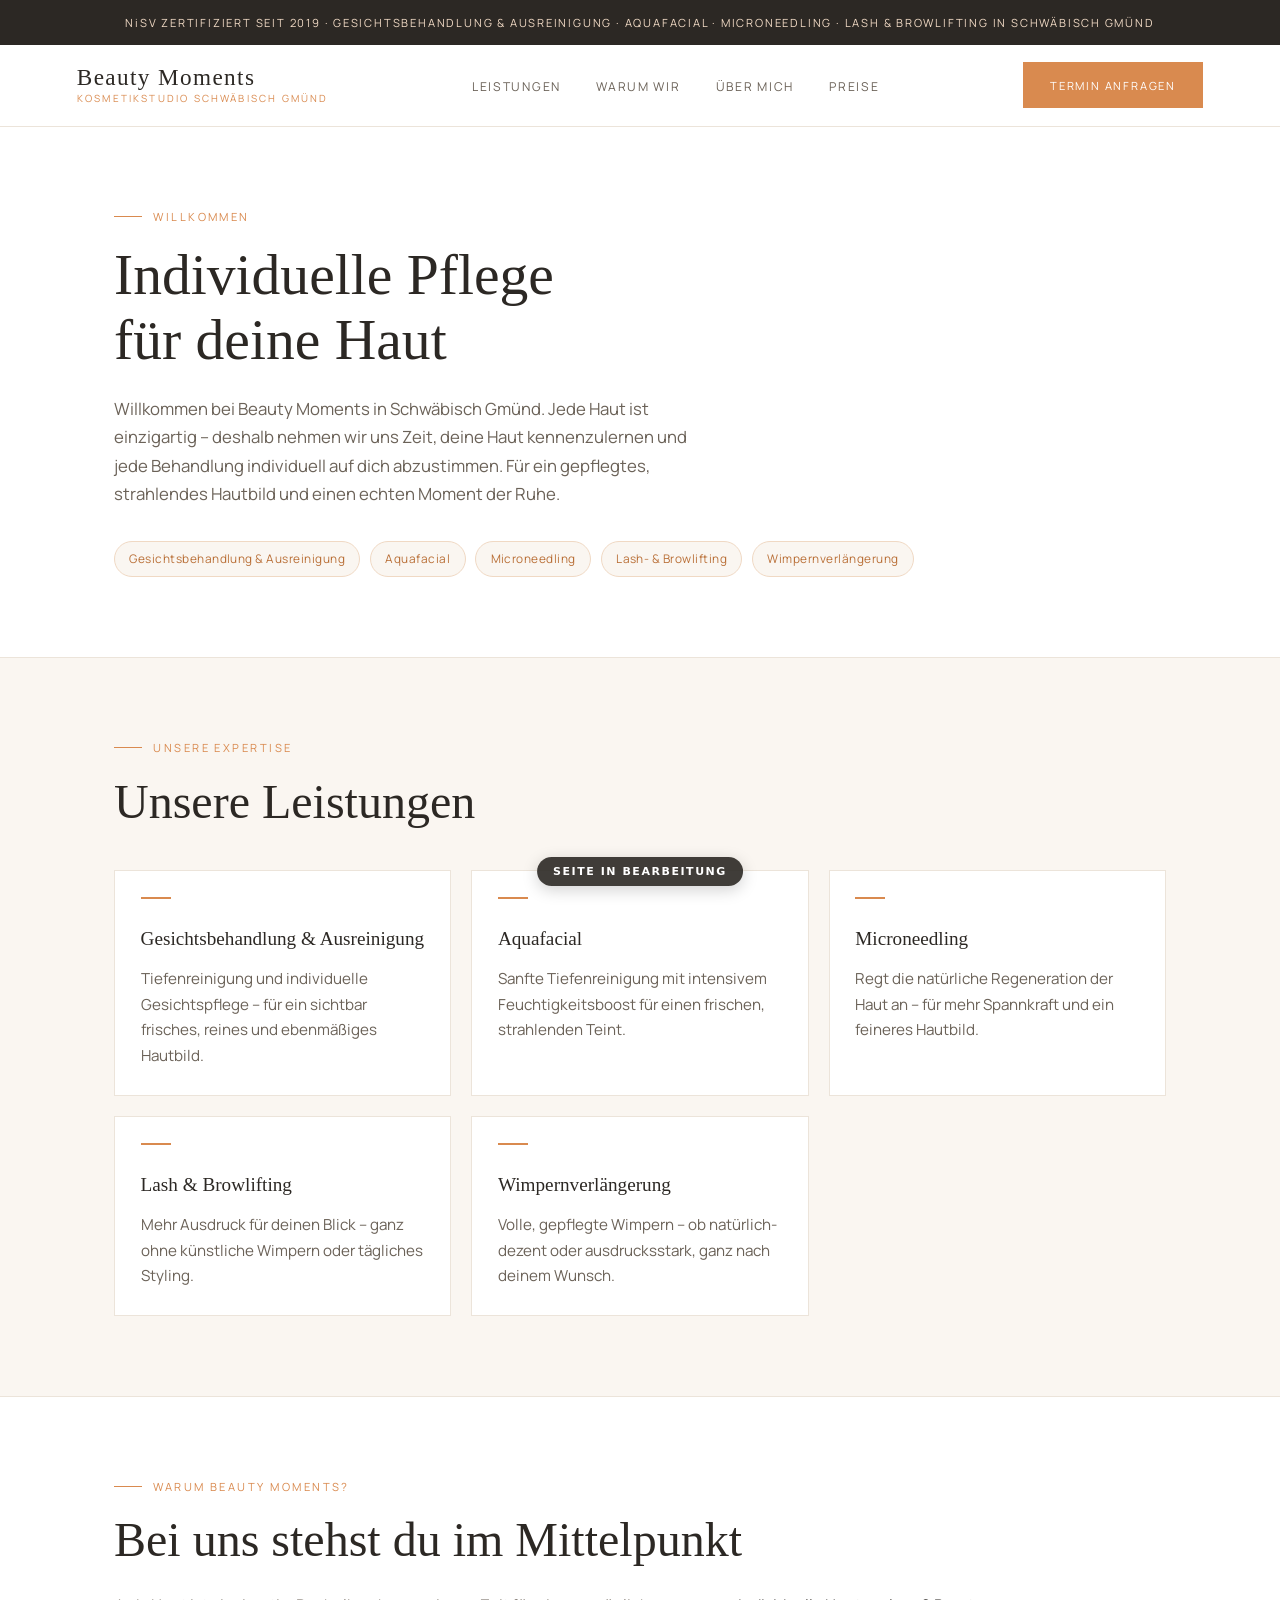
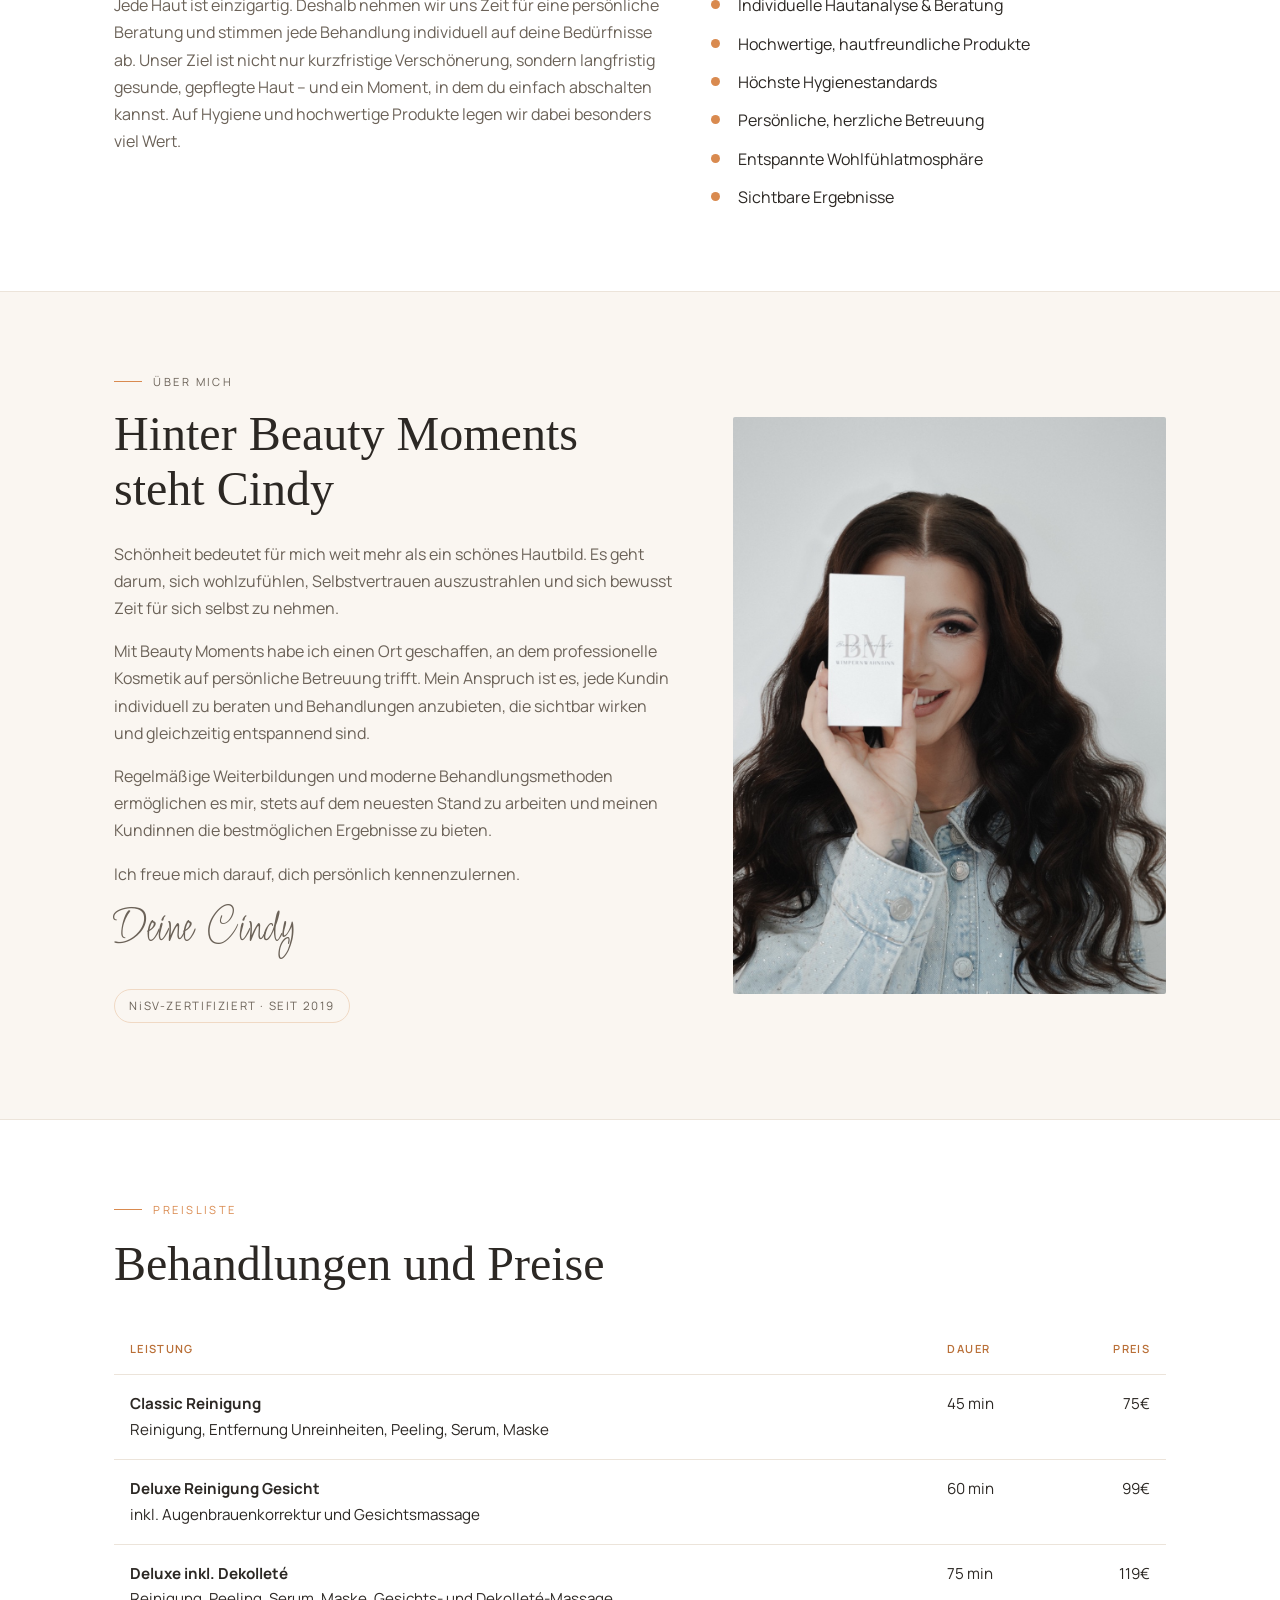
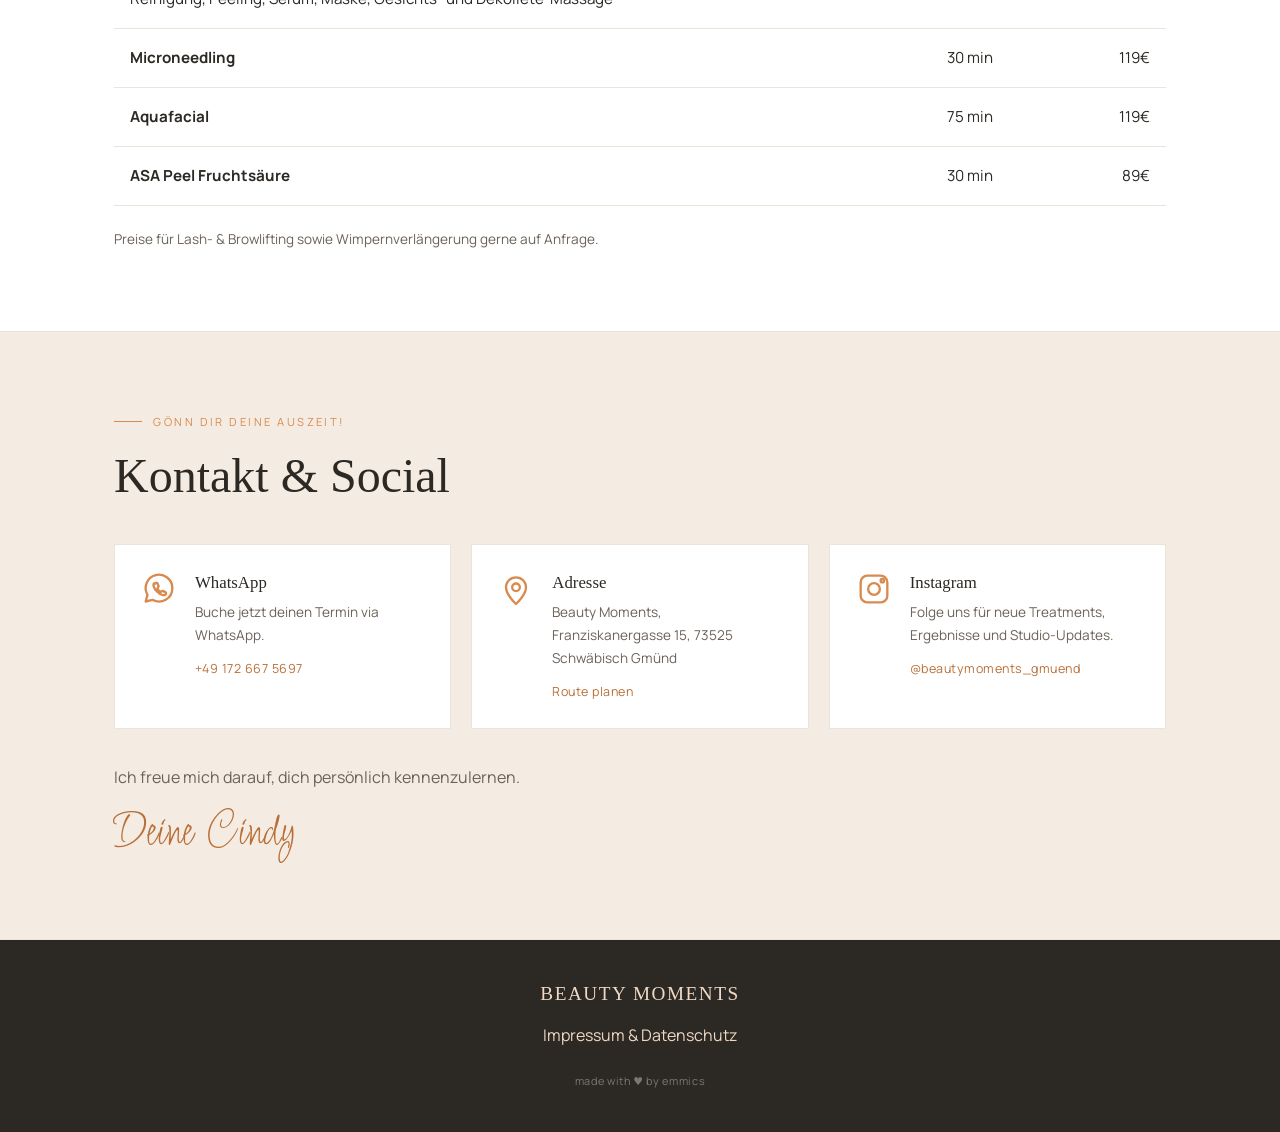
<file: public/gmuend/index.html>
<!doctype html>
<html lang="de">
  <head>
    <meta charset="UTF-8" />
    <meta name="viewport" content="width=device-width, initial-scale=1.0, viewport-fit=cover" />
    <title>Beauty Moments Schwäbisch Gmünd — Kosmetikstudio</title>
    <meta
      name="description"
      content="Dein Kosmetikstudio in Schwäbisch Gmünd. Individuelle Gesichtsbehandlung & Ausreinigung, Aquafacial, Microneedling, Lash & Browlifting und Wimpernverlängerung."
    />
    <meta name="robots" content="noindex" />
    <meta name="theme-color" content="#ffffff" />
    <link rel="icon" type="image/svg+xml" href="favicon.svg" />
    <link rel="preconnect" href="https://fonts.googleapis.com" />
    <link rel="preconnect" href="https://fonts.gstatic.com" crossorigin />
    <link
      rel="stylesheet"
      href="https://fonts.googleapis.com/css2?family=Licorice&family=Manrope:wght@400;500;600;700&display=swap"
    />
    <style>
      :root {
        --ink: #2c2824;
        --ink-soft: #6b6258;
        --paper: #ffffff;
        --paper-2: #faf6f1;
        --paper-3: #f4ece3;
        --accent: #d98a4f;
        --accent-soft: #f0d9c4;
        --accent-dark: #b96f37;
        --line: #ece4da;
        --serif: Georgia, "Times New Roman", serif;
        --sans: "Manrope", system-ui, -apple-system, "Segoe UI", sans-serif;
        --script: "Licorice", "Segoe Script", cursive;
        --max: 1100px;
      }

      * { box-sizing: border-box; }

      html { background: var(--paper); scroll-behavior: smooth; }

      body {
        margin: 0;
        font-family: var(--sans);
        color: var(--ink);
        background: var(--paper);
        line-height: 1.7;
        overflow-x: hidden;
      }

      h1, h2, h3 { font-family: var(--serif); font-weight: 400; margin: 0; }
      p { margin: 0; }
      a { color: inherit; }

      .inner {
        max-width: var(--max);
        margin: 0 auto;
        padding: 5rem max(1.5rem, env(safe-area-inset-right)) 5rem max(1.5rem, env(safe-area-inset-left));
      }

      .announcement {
        background: var(--ink);
        color: var(--accent-soft);
        text-align: center;
        padding: max(0.8rem, env(safe-area-inset-top)) 1.25rem 0.8rem;
        font-size: 0.7rem;
        letter-spacing: 0.16em;
        text-transform: uppercase;
      }

      .top-nav {
        position: sticky;
        top: 0;
        z-index: 1000;
        background: rgba(255, 255, 255, 0.92);
        backdrop-filter: saturate(180%) blur(8px);
        border-bottom: 1px solid var(--line);
        display: flex;
        align-items: center;
        justify-content: space-between;
        padding: env(safe-area-inset-top) max(6%, env(safe-area-inset-left)) 0 max(6%, env(safe-area-inset-right));
        min-height: calc(82px + env(safe-area-inset-top));
      }

      .nav-logo {
        font-family: var(--serif);
        font-size: 1.45rem;
        letter-spacing: 0.06em;
        text-decoration: none;
        line-height: 1;
      }

      .nav-logo span {
        display: block;
        font-family: var(--sans);
        font-size: 0.62rem;
        letter-spacing: 0.22em;
        text-transform: uppercase;
        color: var(--accent);
        margin-top: 0.3rem;
      }

      .nav-links {
        display: flex;
        gap: 2.2rem;
        list-style: none;
        margin: 0;
        padding: 0;
      }

      .nav-links a {
        font-size: 0.76rem;
        letter-spacing: 0.14em;
        text-transform: uppercase;
        color: var(--ink-soft);
        text-decoration: none;
        transition: color 0.2s;
      }

      .nav-links a:hover { color: var(--accent-dark); }

      .nav-cta {
        background: var(--accent);
        color: #fff;
        padding: 0.85rem 1.7rem;
        font-size: 0.7rem;
        letter-spacing: 0.16em;
        text-transform: uppercase;
        text-decoration: none;
        transition: background 0.25s, transform 0.15s;
      }

      .nav-cta:hover { background: var(--accent-dark); transform: translateY(-1px); }

      .eyebrow {
        display: flex;
        align-items: center;
        gap: 0.7rem;
        font-size: 0.7rem;
        letter-spacing: 0.22em;
        text-transform: uppercase;
        color: var(--accent);
        margin-bottom: 1.1rem;
      }

      .eyebrow::before {
        content: "";
        width: 28px;
        height: 1px;
        background: var(--accent);
      }

      .section-title {
        font-size: clamp(2rem, 4.2vw, 3rem);
        line-height: 1.14;
        margin-bottom: 1.5rem;
      }

      /* Hero */
      .hero { background: var(--paper); }

      .hero h1 {
        font-size: clamp(2.2rem, 5.4vw, 3.6rem);
        line-height: 1.12;
        margin: 0 0 1.4rem;
        max-width: 16ch;
      }

      .hero p.lead {
        color: var(--ink-soft);
        font-size: 1.05rem;
        max-width: 60ch;
      }

      .service-chips {
        display: flex;
        flex-wrap: wrap;
        gap: 0.6rem;
        margin-top: 2rem;
      }

      .service-chips span {
        font-size: 0.74rem;
        letter-spacing: 0.04em;
        padding: 0.45rem 0.9rem;
        border: 1px solid var(--accent-soft);
        border-radius: 999px;
        color: var(--accent-dark);
        background: var(--paper-2);
      }

      /* Leistungen */
      .services { background: var(--paper-2); border-top: 1px solid var(--line); }

      .cards {
        display: grid;
        grid-template-columns: repeat(3, minmax(0, 1fr));
        gap: 1.25rem;
        margin-top: 2.5rem;
      }

      .card {
        background: #fff;
        border: 1px solid var(--line);
        padding: 1.6rem;
      }

      .card h3 {
        font-size: 1.2rem;
        margin-bottom: 0.6rem;
      }

      .card p { color: var(--ink-soft); font-size: 0.95rem; }

      .card .card-mark {
        display: inline-block;
        width: 30px;
        height: 2px;
        background: var(--accent);
        margin-bottom: 1rem;
      }

      /* Warum wir */
      .why { background: var(--paper); border-top: 1px solid var(--line); }

      .why-grid {
        display: grid;
        grid-template-columns: 1.1fr 0.9fr;
        gap: 2.5rem;
        align-items: start;
      }

      .why-grid p { color: var(--ink-soft); }

      .check-list {
        list-style: none;
        margin: 0;
        padding: 0;
        display: grid;
        gap: 0.7rem;
      }

      .check-list li {
        position: relative;
        padding-left: 1.7rem;
        color: var(--ink);
      }

      .check-list li::before {
        content: "";
        position: absolute;
        left: 0;
        top: 0.5em;
        width: 9px;
        height: 9px;
        border-radius: 50%;
        background: var(--accent);
      }

      /* Über mich */
      .about { background: var(--paper-2); border-top: 1px solid var(--line); }

      .about p { color: var(--ink-soft); margin-bottom: 1rem; max-width: 64ch; }

      .signature {
        font-family: var(--script);
        font-size: 3.2rem;
        line-height: 1;
        color: var(--accent-dark);
        margin-top: 1rem;
      }

      .about-grid {
        display: grid;
        grid-template-columns: 1.3fr 1fr;
        gap: 3.5rem;
        align-items: center;
      }

      .about-grid p { color: var(--ink-soft); margin-bottom: 1rem; max-width: 60ch; }

      .portrait {
        aspect-ratio: 3 / 4;
        overflow: hidden;
        border-radius: 2px;
      }

      .portrait img {
        width: 100%;
        height: 100%;
        object-fit: cover;
        display: block;
      }

      .cert-badge {
        display: inline-block;
        margin-top: 1.1rem;
        padding: 0.4rem 0.9rem;
        font-size: 0.72rem;
        letter-spacing: 0.14em;
        text-transform: uppercase;
        color: var(--ink-soft);
        border: 1px solid var(--accent-soft);
        border-radius: 999px;
      }

      /* Preise */
      .prices { background: var(--paper); border-top: 1px solid var(--line); }

      table {
        width: 100%;
        border-collapse: collapse;
        margin-top: 2rem;
        font-size: 0.95rem;
      }

      th, td {
        text-align: left;
        padding: 1rem 1rem;
        border-bottom: 1px solid var(--line);
        vertical-align: top;
      }

      th {
        font-size: 0.7rem;
        letter-spacing: 0.12em;
        text-transform: uppercase;
        color: var(--accent-dark);
        font-weight: 600;
      }

      td:last-child, th:last-child { text-align: right; white-space: nowrap; }

      .prices .note {
        margin-top: 1.4rem;
        font-size: 0.85rem;
        color: var(--ink-soft);
      }

      /* Kontakt */
      .contact { background: var(--paper-3); border-top: 1px solid var(--line); }

      .contact-tiles {
        display: grid;
        grid-template-columns: repeat(3, minmax(0, 1fr));
        gap: 1.25rem;
        margin-top: 2.5rem;
      }

      .contact-tile {
        display: flex;
        gap: 1rem;
        padding: 1.5rem;
        background: #fff;
        border: 1px solid var(--line);
        text-decoration: none;
        transition: border-color 0.2s, transform 0.15s;
      }

      .contact-tile:hover { border-color: var(--accent); transform: translateY(-2px); }

      .contact-icon {
        flex: 0 0 auto;
        width: 40px;
        height: 40px;
        color: var(--accent);
      }

      .contact-icon svg { width: 100%; height: 100%; fill: none; stroke: currentColor; stroke-width: 1.4; stroke-linecap: round; stroke-linejoin: round; }

      .contact-tile h3 { font-size: 1.05rem; margin-bottom: 0.25rem; }
      .contact-tile p { font-size: 0.85rem; color: var(--ink-soft); margin-bottom: 0.4rem; }
      .contact-meta { font-size: 0.78rem; color: var(--accent-dark); letter-spacing: 0.04em; }

      .contact-signoff { margin-top: 2.2rem; color: var(--ink-soft); }

      /* Footer */
      footer {
        border-top: 1px solid var(--line);
        text-align: center;
        padding: 2.4rem 1.5rem max(2.6rem, calc(1.6rem + env(safe-area-inset-bottom)));
        background: var(--ink);
        color: var(--accent-soft);
      }

      .footer-brand { font-family: var(--serif); letter-spacing: 0.08em; font-size: 1.2rem; margin-bottom: 0.7rem; }
      footer a { color: var(--accent-soft); text-decoration: none; }
      footer a:hover { color: #fff; }

      .made-by {
        margin: 1.4rem 0 0;
        font-size: 0.68rem;
        letter-spacing: 0.06em;
        color: rgba(244, 239, 230, 0.4);
      }
      .made-by a { color: inherit; }
      .made-by a:hover { color: rgba(244, 239, 230, 0.7); }

      @media (max-width: 900px) {
        .nav-links, .nav-cta { display: none; }
        .cards, .contact-tiles { grid-template-columns: 1fr; }
        .why-grid, .about-grid { grid-template-columns: 1fr; gap: 1.6rem; }
        .inner { padding: 3.5rem 1.25rem; }
      }

      @media (prefers-reduced-motion: reduce) {
        html { scroll-behavior: auto; }
      }
    </style>
  </head>
  <body>
    <div class="wip-badge" style="position:fixed;left:50%;bottom:max(14px,env(safe-area-inset-bottom));transform:translateX(-50%);z-index:3000;background:rgba(44,40,36,0.9);color:#fff;font:600 11px/1 -apple-system,system-ui,sans-serif;letter-spacing:0.14em;text-transform:uppercase;padding:9px 16px;border-radius:999px;box-shadow:0 4px 16px rgba(0,0,0,0.18);pointer-events:none;">Seite in Bearbeitung</div>
    <div class="announcement">
      <span style="text-transform:none">NiSV</span> zertifiziert seit 2019 · Gesichtsbehandlung &amp; Ausreinigung · Aquafacial · Microneedling · Lash &amp; Browlifting in Schwäbisch Gmünd
    </div>

    <nav class="top-nav" aria-label="Hauptnavigation">
      <a class="nav-logo" href="index.html"
        >Beauty Moments
        <span>Kosmetikstudio Schwäbisch Gmünd</span>
      </a>
      <ul class="nav-links">
        <li><a href="#services">Leistungen</a></li>
        <li><a href="#why">Warum wir</a></li>
        <li><a href="#about">Über mich</a></li>
        <li><a href="#prices">Preise</a></li>
      </ul>
      <a class="nav-cta" href="#contact">Termin anfragen</a>
    </nav>

    <section class="hero">
      <div class="inner">
        <p class="eyebrow">Willkommen</p>
        <h1>Individuelle Pflege für deine Haut</h1>
        <p class="lead">
          Willkommen bei Beauty Moments in Schwäbisch Gmünd. Jede Haut ist einzigartig – deshalb
          nehmen wir uns Zeit, deine Haut kennenzulernen und jede Behandlung individuell auf dich
          abzustimmen. Für ein gepflegtes, strahlendes Hautbild und einen echten Moment der Ruhe.
        </p>
        <div class="service-chips">
          <span>Gesichtsbehandlung &amp; Ausreinigung</span>
          <span>Aquafacial</span>
          <span>Microneedling</span>
          <span>Lash- &amp; Browlifting</span>
          <span>Wimpernverlängerung</span>
        </div>
      </div>
    </section>

    <section id="services" class="services">
      <div class="inner">
        <p class="eyebrow">Unsere Expertise</p>
        <h2 class="section-title">Unsere Leistungen</h2>
        <div class="cards">
          <article class="card">
            <span class="card-mark"></span>
            <h3>Gesichtsbehandlung &amp; Ausreinigung</h3>
            <p>Tiefenreinigung und individuelle Gesichtspflege – für ein sichtbar frisches, reines und ebenmäßiges Hautbild.</p>
          </article>
          <article class="card">
            <span class="card-mark"></span>
            <h3>Aquafacial</h3>
            <p>Sanfte Tiefenreinigung mit intensivem Feuchtigkeitsboost für einen frischen, strahlenden Teint.</p>
          </article>
          <article class="card">
            <span class="card-mark"></span>
            <h3>Microneedling</h3>
            <p>Regt die natürliche Regeneration der Haut an – für mehr Spannkraft und ein feineres Hautbild.</p>
          </article>
          <article class="card">
            <span class="card-mark"></span>
            <h3>Lash &amp; Browlifting</h3>
            <p>Mehr Ausdruck für deinen Blick – ganz ohne künstliche Wimpern oder tägliches Styling.</p>
          </article>
          <article class="card">
            <span class="card-mark"></span>
            <h3>Wimpernverlängerung</h3>
            <p>Volle, gepflegte Wimpern – ob natürlich-dezent oder ausdrucksstark, ganz nach deinem Wunsch.</p>
          </article>
        </div>
      </div>
    </section>

    <section id="why" class="why">
      <div class="inner">
        <p class="eyebrow">Warum Beauty Moments?</p>
        <h2 class="section-title">Bei uns stehst du im Mittelpunkt</h2>
        <div class="why-grid">
          <p>
            Jede Haut ist einzigartig. Deshalb nehmen wir uns Zeit für eine persönliche Beratung und
            stimmen jede Behandlung individuell auf deine Bedürfnisse ab. Unser Ziel ist nicht nur
            kurzfristige Verschönerung, sondern langfristig gesunde, gepflegte Haut – und ein Moment,
            in dem du einfach abschalten kannst. Auf Hygiene und hochwertige Produkte legen wir dabei
            besonders viel Wert.
          </p>
          <ul class="check-list">
            <li>Individuelle Hautanalyse &amp; Beratung</li>
            <li>Hochwertige, hautfreundliche Produkte</li>
            <li>Höchste Hygienestandards</li>
            <li>Persönliche, herzliche Betreuung</li>
            <li>Entspannte Wohlfühlatmosphäre</li>
            <li>Sichtbare Ergebnisse</li>
          </ul>
        </div>
      </div>
    </section>

    <section id="about" class="about">
      <div class="inner about-grid">
        <div>
          <p class="eyebrow">Über mich</p>
          <h2 class="section-title">Hinter Beauty Moments steht Cindy</h2>
          <p>
            Schönheit bedeutet für mich weit mehr als ein schönes Hautbild. Es geht darum,
            sich wohlzufühlen, Selbstvertrauen auszustrahlen und sich bewusst Zeit für sich
            selbst zu nehmen.
          </p>
          <p>
            Mit Beauty Moments habe ich einen Ort geschaffen, an dem professionelle Kosmetik
            auf persönliche Betreuung trifft. Mein Anspruch ist es, jede Kundin individuell
            zu beraten und Behandlungen anzubieten, die sichtbar wirken und gleichzeitig
            entspannend sind.
          </p>
          <p>
            Regelmäßige Weiterbildungen und moderne Behandlungsmethoden ermöglichen es mir,
            stets auf dem neuesten Stand zu arbeiten und meinen Kundinnen die bestmöglichen
            Ergebnisse zu bieten.
          </p>
          <p>Ich freue mich darauf, dich persönlich kennenzulernen.</p>
          <p class="signature">Deine Cindy</p>
          <p class="cert-badge"><span style="text-transform:none">NiSV</span>-zertifiziert · seit 2019</p>
        </div>
        <div class="portrait">
          <img src="assets/cindy.jpg" alt="Cindy, Inhaberin von Beauty Moments" loading="lazy" decoding="async" />
        </div>
      </div>
    </section>

    <section id="prices" class="prices">
      <div class="inner">
        <p class="eyebrow">Preisliste</p>
        <h2 class="section-title">Behandlungen und Preise</h2>
        <table aria-label="Gesichtsbehandlungen">
          <thead>
            <tr>
              <th>Leistung</th>
              <th>Dauer</th>
              <th>Preis</th>
            </tr>
          </thead>
          <tbody>
            <tr>
              <td><strong>Classic Reinigung</strong><br />Reinigung, Entfernung Unreinheiten, Peeling, Serum, Maske</td>
              <td>45 min</td>
              <td>75€</td>
            </tr>
            <tr>
              <td><strong>Deluxe Reinigung Gesicht</strong><br />inkl. Augenbrauenkorrektur und Gesichtsmassage</td>
              <td>60 min</td>
              <td>99€</td>
            </tr>
            <tr>
              <td><strong>Deluxe inkl. Dekolleté</strong><br />Reinigung, Peeling, Serum, Maske, Gesichts- und Dekolleté-Massage</td>
              <td>75 min</td>
              <td>119€</td>
            </tr>
            <tr>
              <td><strong>Microneedling</strong></td>
              <td>30 min</td>
              <td>119€</td>
            </tr>
            <tr>
              <td><strong>Aquafacial</strong></td>
              <td>75 min</td>
              <td>119€</td>
            </tr>
            <tr>
              <td><strong>ASA Peel Fruchtsäure</strong></td>
              <td>30 min</td>
              <td>89€</td>
            </tr>
          </tbody>
        </table>
        <p class="note">Preise für Lash- &amp; Browlifting sowie Wimpernverlängerung gerne auf Anfrage.</p>
      </div>
    </section>

    <section id="contact" class="contact">
      <div class="inner">
        <p class="eyebrow">Gönn dir deine Auszeit!</p>
        <h2 class="section-title">Kontakt &amp; Social</h2>

        <div class="contact-tiles">
          <a
            class="contact-tile"
            href="https://wa.me/491726675697?text=Hallo%20Beauty%20Moments%2C%20ich%20interessiere%20mich%20für%20einen%20Termin%20in%20Schwäbisch%20Gmünd."
            target="_blank"
            rel="noopener noreferrer"
            aria-label="Kontakt per WhatsApp"
          >
            <span class="contact-icon" aria-hidden="true">
              <svg viewBox="0 0 24 24"><path d="M20 11.5a8 8 0 0 1-11.9 7l-4.1 1 1.1-4A8 8 0 1 1 20 11.5Z" /><path d="M9.6 8.9c.2-.5.4-.5.6-.5h.5c.2 0 .4.1.5.4l.5 1.3c.1.2.1.5-.1.7l-.4.6c-.1.2-.1.4 0 .6.3.6.9 1.2 1.5 1.6.2.1.4.1.6 0l.6-.3c.2-.1.5-.1.7 0l1.2.6c.3.1.4.3.4.5v.5c0 .2-.1.4-.5.6-.4.2-1 .3-1.7.1-2-.6-4.6-3.1-5.2-5.2-.2-.7-.1-1.3.1-1.8Z" /></svg>
            </span>
            <div>
              <h3>WhatsApp</h3>
              <p>Buche jetzt deinen Termin via WhatsApp.</p>
              <span class="contact-meta">+49 172 667 5697</span>
            </div>
          </a>

          <a
            class="contact-tile"
            href="https://maps.google.com/?q=Franziskanergasse+15,+73525+Schwäbisch+Gmünd"
            target="_blank"
            rel="noopener noreferrer"
            aria-label="Adresse in Google Maps öffnen"
          >
            <span class="contact-icon" aria-hidden="true">
              <svg viewBox="0 0 24 24"><path d="M12 21s6-5.4 6-10a6 6 0 1 0-12 0c0 4.6 6 10 6 10Z" /><circle cx="12" cy="11" r="2.3" /></svg>
            </span>
            <div>
              <h3>Adresse</h3>
              <p>Beauty Moments, Franziskanergasse 15, 73525 Schwäbisch Gmünd</p>
              <span class="contact-meta">Route planen</span>
            </div>
          </a>

          <a
            class="contact-tile"
            href="https://www.instagram.com/beautymoments_gmuend/"
            target="_blank"
            rel="noopener noreferrer"
            aria-label="Instagram Profil aufrufen"
          >
            <span class="contact-icon" aria-hidden="true">
              <svg viewBox="0 0 24 24"><rect x="4" y="4" width="16" height="16" rx="4" ry="4" /><circle cx="12" cy="12" r="3.5" /><circle cx="17" cy="7" r="1" /></svg>
            </span>
            <div>
              <h3>Instagram</h3>
              <p>Folge uns für neue Treatments, Ergebnisse und Studio-Updates.</p>
              <span class="contact-meta">@beautymoments_gmuend</span>
            </div>
          </a>
        </div>

        <p class="contact-signoff">Ich freue mich darauf, dich persönlich kennenzulernen.</p>
        <p class="signature">Deine Cindy</p>
      </div>
    </section>

    <footer>
      <div class="footer-brand">BEAUTY MOMENTS</div>
      <a href="https://schorndorf.beautymoments.de/imprint.html">Impressum &amp; Datenschutz</a>
      <p class="made-by">made with ♥ by <a href="https://emmics.de">emmics</a></p>
    </footer>
  </body>
</html>
</file>
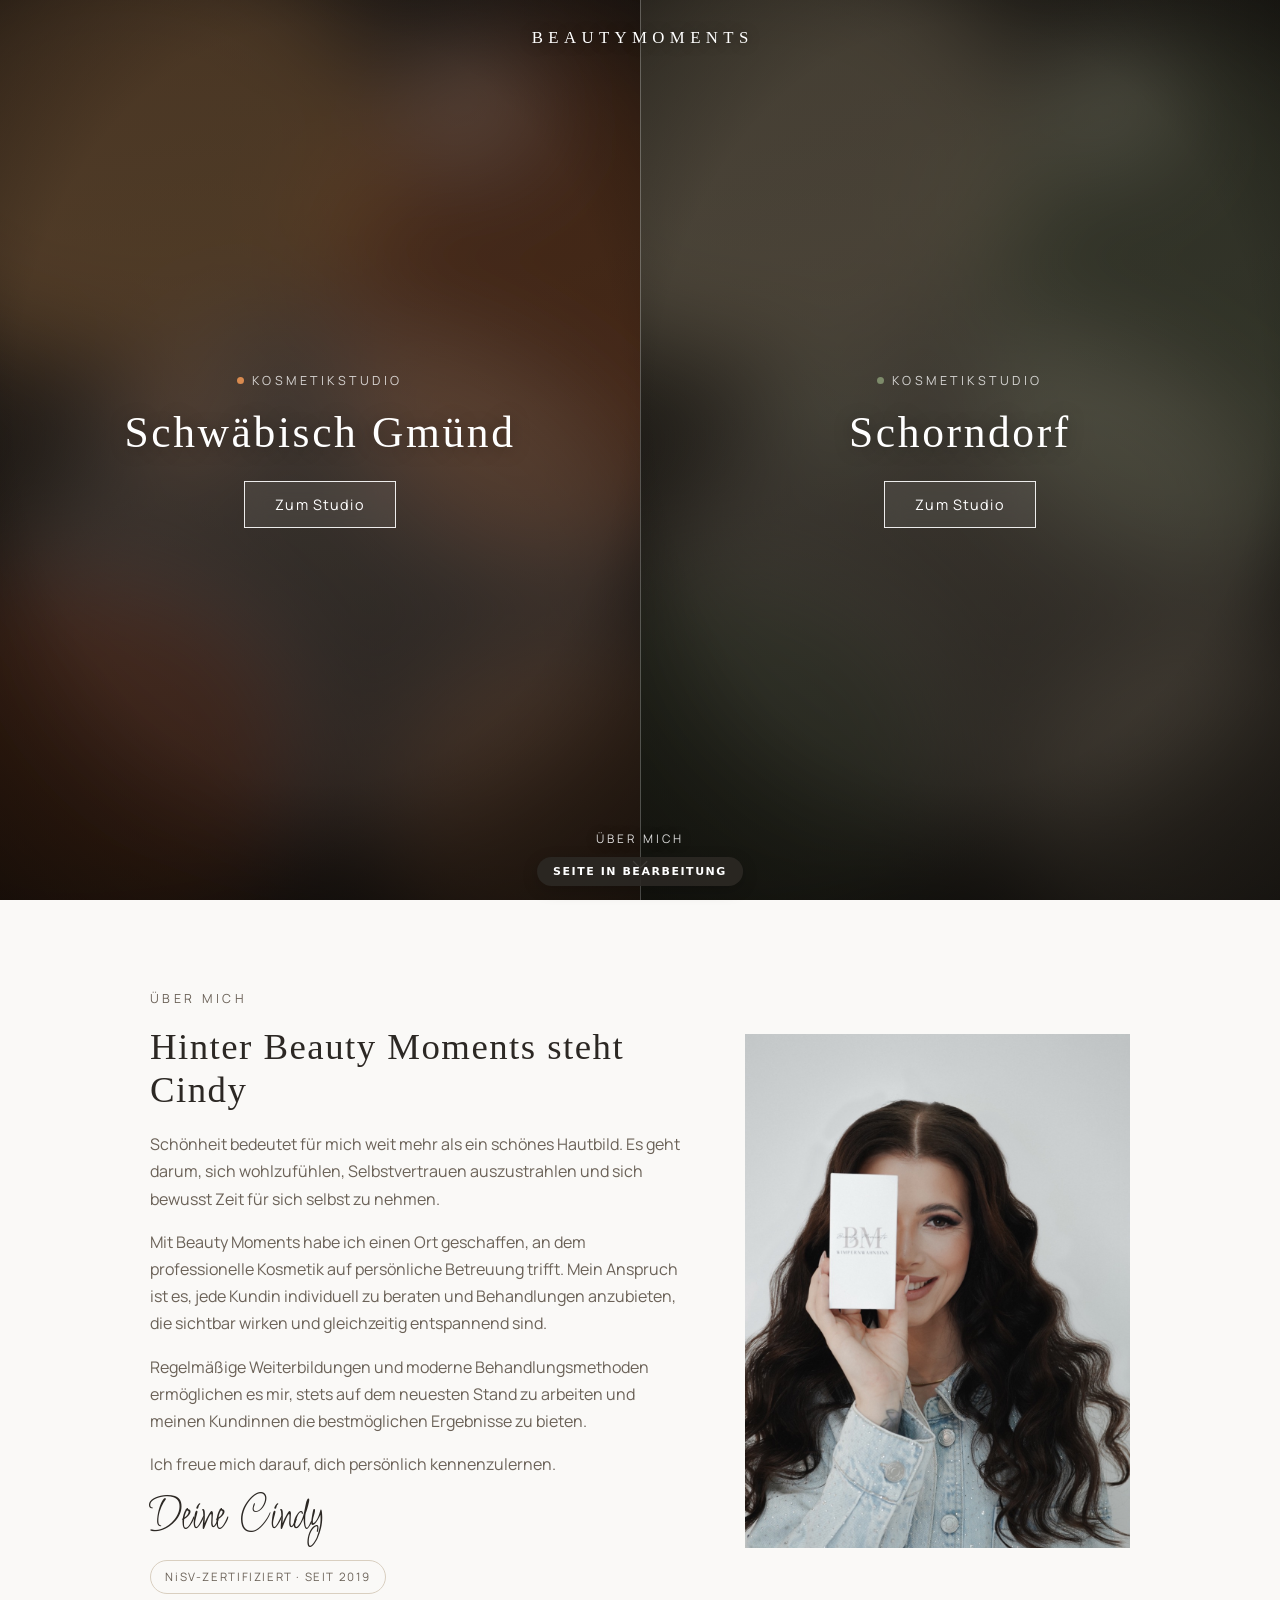
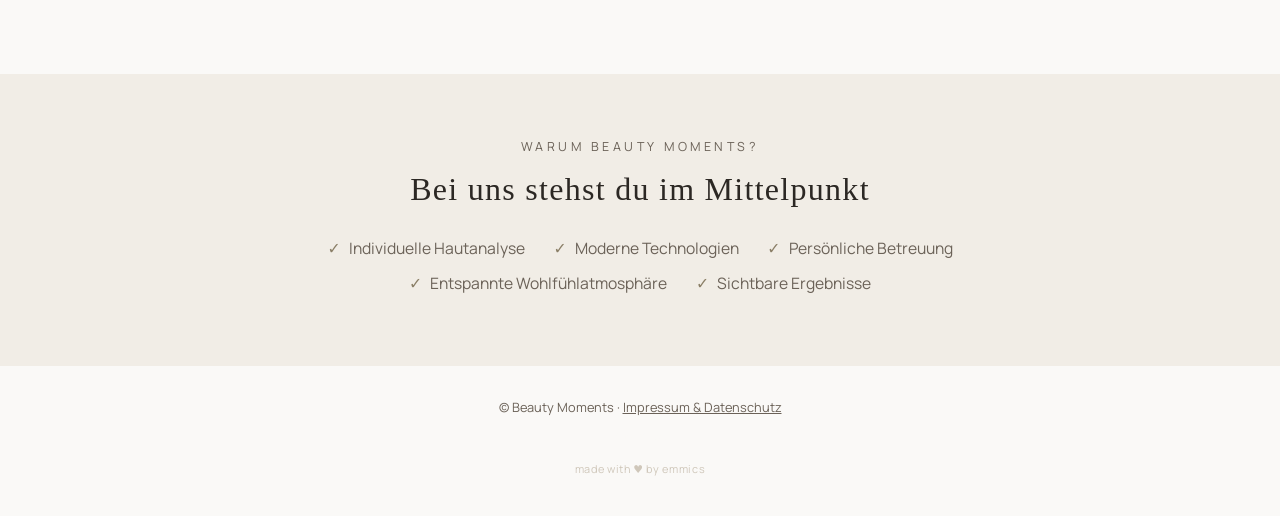
<file: public/main/index.html>
<!doctype html>
<html lang="de">
  <head>
    <meta charset="UTF-8" />
    <meta name="viewport" content="width=device-width, initial-scale=1.0, viewport-fit=cover" />
    <title>Beauty Moments — Kosmetikstudios Schorndorf & Gmünd</title>
    <meta
      name="description"
      content="Beauty Moments — Kosmetikstudios in Schorndorf und Schwäbisch Gmünd. Dauerhafte Haarentfernung, Gesichtsbehandlungen, Headspa, Microneedling und mehr."
    />
    <meta name="theme-color" content="#1d1b16" />
    <link rel="preconnect" href="https://fonts.googleapis.com" />
    <link rel="preconnect" href="https://fonts.gstatic.com" crossorigin />
    <link rel="stylesheet" href="https://fonts.googleapis.com/css2?family=Licorice&family=Manrope:wght@400;500;600;700&display=swap" />
    <style>
      :root {
        --ink: #2c2824;
        --ink-soft: #6b6258;
        --paper: #faf9f7;
        --accent-schorndorf: #7d8b6a;
        --accent-gmuend: #d98a4f;
      }

      * {
        box-sizing: border-box;
      }

      html {
        scroll-behavior: smooth;
        /* füllt Notch-Bereich und Overscroll, nicht nur den Body */
        background: #1d1b16;
      }

      body {
        margin: 0;
        font-family: "Manrope", system-ui, -apple-system, sans-serif;
        background: var(--paper);
        color: var(--ink);
      }

      h1,
      h2,
      .brand,
      .pane-name {
        font-family: Georgia, "Times New Roman", serif;
        font-weight: normal;
      }

      /* ---------- Split-Hero ---------- */
      .split {
        position: relative;
        display: grid;
        grid-template-columns: 1fr 1fr;
        height: 100svh;
        min-height: 560px;
      }

      .brand {
        position: absolute;
        top: max(1.75rem, env(safe-area-inset-top));
        left: 50%;
        transform: translateX(-50%);
        z-index: 3;
        margin: 0;
        /* gleicht den Letter-Spacing-Nachlauf hinter dem letzten Buchstaben aus */
        padding-left: 0.32em;
        color: #fff;
        font-size: 1.05rem;
        letter-spacing: 0.32em;
        text-transform: uppercase;
        white-space: nowrap;
        text-shadow: 0 1px 14px rgba(0, 0, 0, 0.45);
        pointer-events: none;
      }

      /* ---------- Versteckter Shop-Link (Footer) ---------- */
      .shop-hidden {
        display: block;
        margin-top: 0.8rem;
        font-size: 0.68rem;
        letter-spacing: 0.06em;
        color: var(--paper); /* = Seitenhintergrund -> praktisch unsichtbar */
        text-decoration: none;
      }

      .pane {
        position: relative;
        display: flex;
        align-items: center;
        justify-content: center;
        overflow: hidden;
        text-decoration: none;
        outline: none;
      }

      .pane-bg {
        position: absolute;
        inset: 0;
        background-size: cover;
        background-position: center;
        transform: scale(1.02);
        transition: transform 0.9s cubic-bezier(0.2, 0.6, 0.2, 1);
      }

      .pane-gmuend .pane-bg {
        background-image: url("assets/hero-gmuend.svg");
      }

      .pane-schorndorf .pane-bg {
        background-image: url("assets/hero-schorndorf.svg");
      }

      .pane::after {
        content: "";
        position: absolute;
        inset: 0;
        background: linear-gradient(
          to bottom,
          rgba(10, 8, 6, 0.38),
          rgba(10, 8, 6, 0.28) 45%,
          rgba(10, 8, 6, 0.55)
        );
        transition: background-color 0.5s ease;
      }

      .pane:hover .pane-bg,
      .pane:focus-visible .pane-bg {
        transform: scale(1.07);
      }

      .pane-content {
        position: relative;
        z-index: 2;
        display: flex;
        flex-direction: column;
        align-items: center;
        gap: 1.1rem;
        padding: 2rem;
        text-align: center;
        color: #fff;
      }

      .pane-eyebrow {
        font-size: 0.78rem;
        letter-spacing: 0.28em;
        text-transform: uppercase;
        color: rgba(255, 255, 255, 0.78);
      }

      .pane-eyebrow::before {
        content: "";
        display: inline-block;
        width: 7px;
        height: 7px;
        border-radius: 50%;
        margin-right: 0.6em;
        vertical-align: 1px;
      }

      .pane-gmuend .pane-eyebrow::before {
        background: var(--accent-gmuend);
      }

      .pane-schorndorf .pane-eyebrow::before {
        background: var(--accent-schorndorf);
      }

      .pane-name {
        font-size: clamp(1.7rem, 3.4vw, 2.8rem);
        letter-spacing: 0.06em;
        margin: 0;
        text-shadow: 0 2px 18px rgba(0, 0, 0, 0.35);
      }

      .pane-cta {
        margin-top: 0.4rem;
        padding: 0.8rem 1.9rem;
        font-size: 0.9rem;
        letter-spacing: 0.08em;
        color: #fff;
        border: 1px solid rgba(255, 255, 255, 0.9);
        background: rgba(255, 255, 255, 0.08);
        backdrop-filter: blur(10px);
        -webkit-backdrop-filter: blur(10px);
        transition: background 0.35s ease, color 0.35s ease;
      }

      .pane:hover .pane-cta,
      .pane:focus-visible .pane-cta {
        background: rgba(255, 255, 255, 0.92);
        color: var(--ink);
      }

      .split::before {
        content: "";
        position: absolute;
        left: 50%;
        top: 0;
        bottom: 0;
        width: 1px;
        background: rgba(255, 255, 255, 0.25);
        z-index: 2;
        pointer-events: none;
      }

      /* ---------- Scroll-Hinweis ---------- */
      .scroll-hint {
        position: absolute;
        left: 50%;
        bottom: max(1.6rem, env(safe-area-inset-bottom));
        transform: translateX(-50%);
        z-index: 3;
        display: flex;
        flex-direction: column;
        align-items: center;
        gap: 0.45rem;
        color: rgba(255, 255, 255, 0.85);
        font-size: 0.74rem;
        letter-spacing: 0.26em;
        text-transform: uppercase;
        text-decoration: none;
        text-shadow: 0 1px 10px rgba(0, 0, 0, 0.5);
      }

      .scroll-hint svg {
        width: 20px;
        height: 20px;
        animation: bob 2.2s ease-in-out infinite;
      }

      @keyframes bob {
        0%,
        100% {
          transform: translateY(0);
          opacity: 0.85;
        }
        50% {
          transform: translateY(7px);
          opacity: 1;
        }
      }

      @media (prefers-reduced-motion: reduce) {
        .scroll-hint svg {
          animation: none;
        }
        html {
          scroll-behavior: auto;
        }
      }

      /* ---------- Über mich ---------- */
      .about {
        padding: 5.5rem max(1.5rem, env(safe-area-inset-right)) 5rem
          max(1.5rem, env(safe-area-inset-left));
      }

      .about-inner {
        max-width: 980px;
        margin: 0 auto;
        display: grid;
        grid-template-columns: 1.4fr 1fr;
        gap: 3.5rem;
        align-items: center;
      }

      .about-eyebrow {
        font-size: 0.78rem;
        letter-spacing: 0.28em;
        text-transform: uppercase;
        color: var(--ink-soft);
        margin: 0 0 1rem;
      }

      .about h2 {
        font-size: clamp(1.6rem, 3vw, 2.3rem);
        letter-spacing: 0.04em;
        margin: 0 0 1.25rem;
      }

      .about p {
        line-height: 1.7;
        color: var(--ink-soft);
        margin: 0 0 1rem;
      }

      .about .signature {
        font-family: "Licorice", "Segoe Script", cursive;
        font-size: 3.1rem;
        line-height: 1;
        color: var(--ink);
        margin: 0.5rem 0 0;
      }

      .about .cert-badge {
        display: inline-block;
        margin: 1rem 0 0;
        padding: 0.4rem 0.9rem;
        font-size: 0.72rem;
        letter-spacing: 0.14em;
        text-transform: uppercase;
        color: var(--ink-soft);
        border: 1px solid #d9cfc0;
        border-radius: 999px;
      }

      .portrait {
        aspect-ratio: 3 / 4;
        overflow: hidden;
      }

      .portrait img {
        width: 100%;
        height: 100%;
        object-fit: cover;
        display: block;
      }

      /* ---------- Warum Beauty Moments ---------- */
      .why-band {
        background: #f1ede6;
        padding: 4rem max(1.5rem, env(safe-area-inset-right)) 4.5rem
          max(1.5rem, env(safe-area-inset-left));
      }

      .why-band-inner {
        max-width: 900px;
        margin: 0 auto;
        text-align: center;
      }

      .why-band h2 {
        font-size: clamp(1.5rem, 2.6vw, 2rem);
        letter-spacing: 0.04em;
        margin: 0.5rem 0 1.8rem;
      }

      .why-checks {
        list-style: none;
        margin: 0;
        padding: 0;
        display: flex;
        flex-wrap: wrap;
        justify-content: center;
        gap: 0.8rem 1.8rem;
      }

      .why-checks li {
        display: flex;
        align-items: center;
        gap: 0.5rem;
        color: var(--ink-soft);
        font-size: 0.98rem;
      }

      .why-checks li::before {
        content: "✓";
        color: #8a7e66;
        font-weight: 700;
      }

      /* ---------- Footer ---------- */
      footer {
        padding: 2rem max(1.5rem, env(safe-area-inset-right))
          max(2.5rem, calc(1rem + env(safe-area-inset-bottom)))
          max(1.5rem, env(safe-area-inset-left));
        text-align: center;
        font-size: 0.8rem;
        color: var(--ink-soft);
      }

      footer a {
        color: inherit;
      }

      .made-by {
        margin: 1.1rem 0 0;
        font-size: 0.68rem;
        letter-spacing: 0.06em;
        color: #cfc7ba;
      }

      .made-by a {
        color: inherit;
        text-decoration: none;
      }

      .made-by a:hover {
        color: var(--ink-soft);
      }

      /* ---------- Mobil ---------- */
      @media (max-width: 720px) {
        .split {
          grid-template-columns: 1fr;
          grid-template-rows: 1fr 1fr;
        }

        .split::before {
          left: 0;
          right: 0;
          top: 50%;
          bottom: auto;
          width: auto;
          height: 1px;
        }

        .brand {
          font-size: 0.85rem;
        }

        .about-inner {
          grid-template-columns: 1fr;
          gap: 2.5rem;
        }

        .portrait {
          max-width: 320px;
          margin: 0 auto;
        }
      }
    </style>
  </head>
  <body>
    <div class="wip-badge" style="position:fixed;left:50%;bottom:max(14px,env(safe-area-inset-bottom));transform:translateX(-50%);z-index:3000;background:rgba(44,40,36,0.9);color:#fff;font:600 11px/1 -apple-system,system-ui,sans-serif;letter-spacing:0.14em;text-transform:uppercase;padding:9px 16px;border-radius:999px;box-shadow:0 4px 16px rgba(0,0,0,0.18);pointer-events:none;">Seite in Bearbeitung</div>
    <header class="split">
      <p class="brand">BeautyMoments</p>

      <a class="pane pane-gmuend" href="https://gmuend.beautymoments.de" aria-label="Zum Studio Schwäbisch Gmünd">
        <span class="pane-bg" aria-hidden="true"></span>
        <span class="pane-content">
          <span class="pane-eyebrow">Kosmetikstudio</span>
          <span class="pane-name">Schwäbisch Gmünd</span>
          <span class="pane-cta">Zum Studio</span>
        </span>
      </a>

      <a class="pane pane-schorndorf" href="https://schorndorf.beautymoments.de" aria-label="Zum Studio Schorndorf">
        <span class="pane-bg" aria-hidden="true"></span>
        <span class="pane-content">
          <span class="pane-eyebrow">Kosmetikstudio</span>
          <span class="pane-name">Schorndorf</span>
          <span class="pane-cta">Zum Studio</span>
        </span>
      </a>

      <a class="scroll-hint" href="#ueber-mich">
        Über mich
        <svg viewBox="0 0 24 24" fill="none" stroke="currentColor" stroke-width="1.5" aria-hidden="true">
          <path d="M4 9l8 8 8-8" stroke-linecap="round" stroke-linejoin="round" />
        </svg>
      </a>
    </header>

    <main>
      <section id="ueber-mich" class="about">
        <div class="about-inner">
          <div>
            <p class="about-eyebrow">Über mich</p>
            <h2>Hinter Beauty Moments steht Cindy</h2>
            <p>
              Schönheit bedeutet für mich weit mehr als ein schönes Hautbild. Es geht darum,
              sich wohlzufühlen, Selbstvertrauen auszustrahlen und sich bewusst Zeit für sich
              selbst zu nehmen.
            </p>
            <p>
              Mit Beauty Moments habe ich einen Ort geschaffen, an dem professionelle Kosmetik
              auf persönliche Betreuung trifft. Mein Anspruch ist es, jede Kundin individuell
              zu beraten und Behandlungen anzubieten, die sichtbar wirken und gleichzeitig
              entspannend sind.
            </p>
            <p>
              Regelmäßige Weiterbildungen und moderne Behandlungsmethoden ermöglichen es mir,
              stets auf dem neuesten Stand zu arbeiten und meinen Kundinnen die bestmöglichen
              Ergebnisse zu bieten.
            </p>
            <p>Ich freue mich darauf, dich persönlich kennenzulernen.</p>
            <p class="signature">Deine Cindy</p>
            <p class="cert-badge"><span style="text-transform:none">NiSV</span>-zertifiziert · seit 2019</p>
          </div>
          <div class="portrait">
            <img src="assets/cindy.jpg" alt="Cindy, Inhaberin von Beauty Moments" loading="lazy" decoding="async" />
          </div>
        </div>
      </section>

      <section class="why-band" aria-label="Warum Beauty Moments">
        <div class="why-band-inner">
          <p class="about-eyebrow">Warum Beauty Moments?</p>
          <h2>Bei uns stehst du im Mittelpunkt</h2>
          <ul class="why-checks">
            <li>Individuelle Hautanalyse</li>
            <li>Moderne Technologien</li>
            <li>Persönliche Betreuung</li>
            <li>Entspannte Wohlfühlatmosphäre</li>
            <li>Sichtbare Ergebnisse</li>
          </ul>
        </div>
      </section>
    </main>

    <footer>
      © Beauty Moments ·
      <a href="https://schorndorf.beautymoments.de/imprint.html">Impressum &amp; Datenschutz</a>
      <a class="shop-hidden" href="shop.html">Zum Shop</a>
      <p class="made-by">made with ♥ by <a href="https://emmics.de">emmics</a></p>
    </footer>
  </body>
</html>
</file>
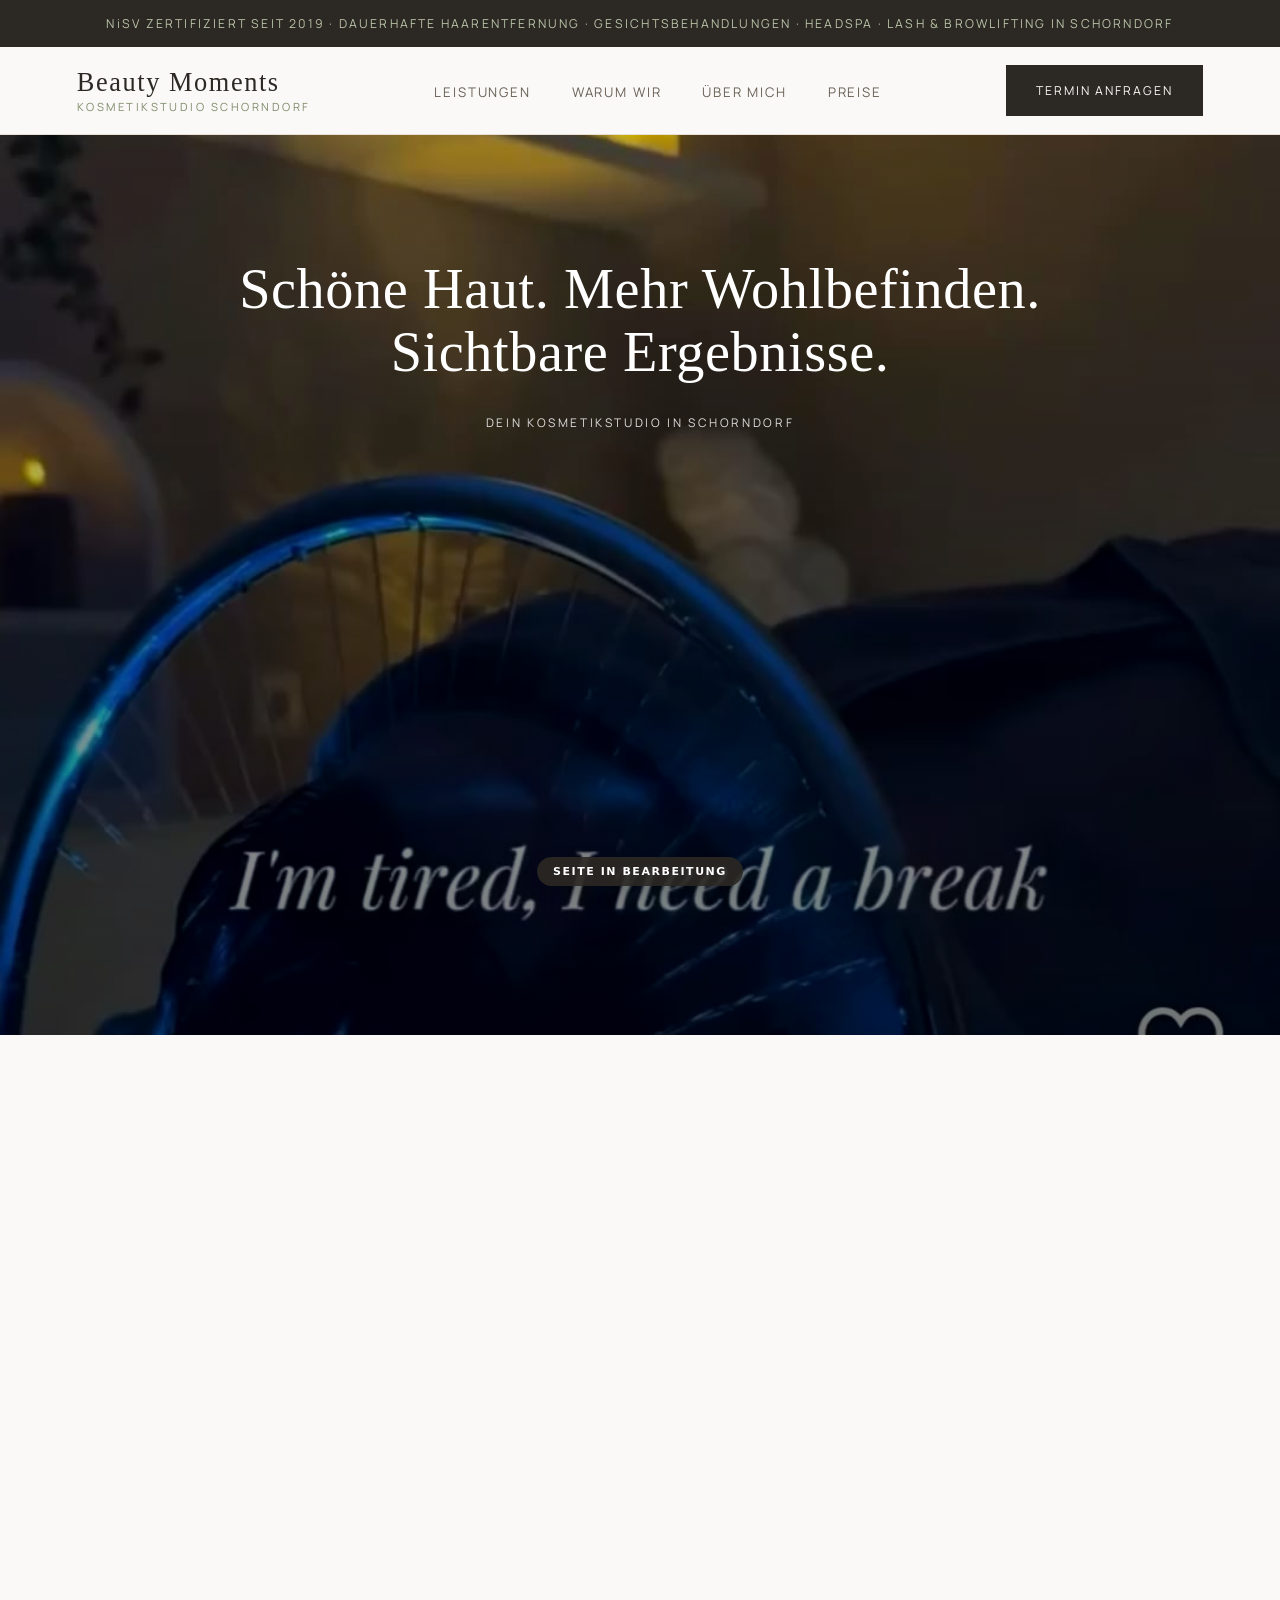
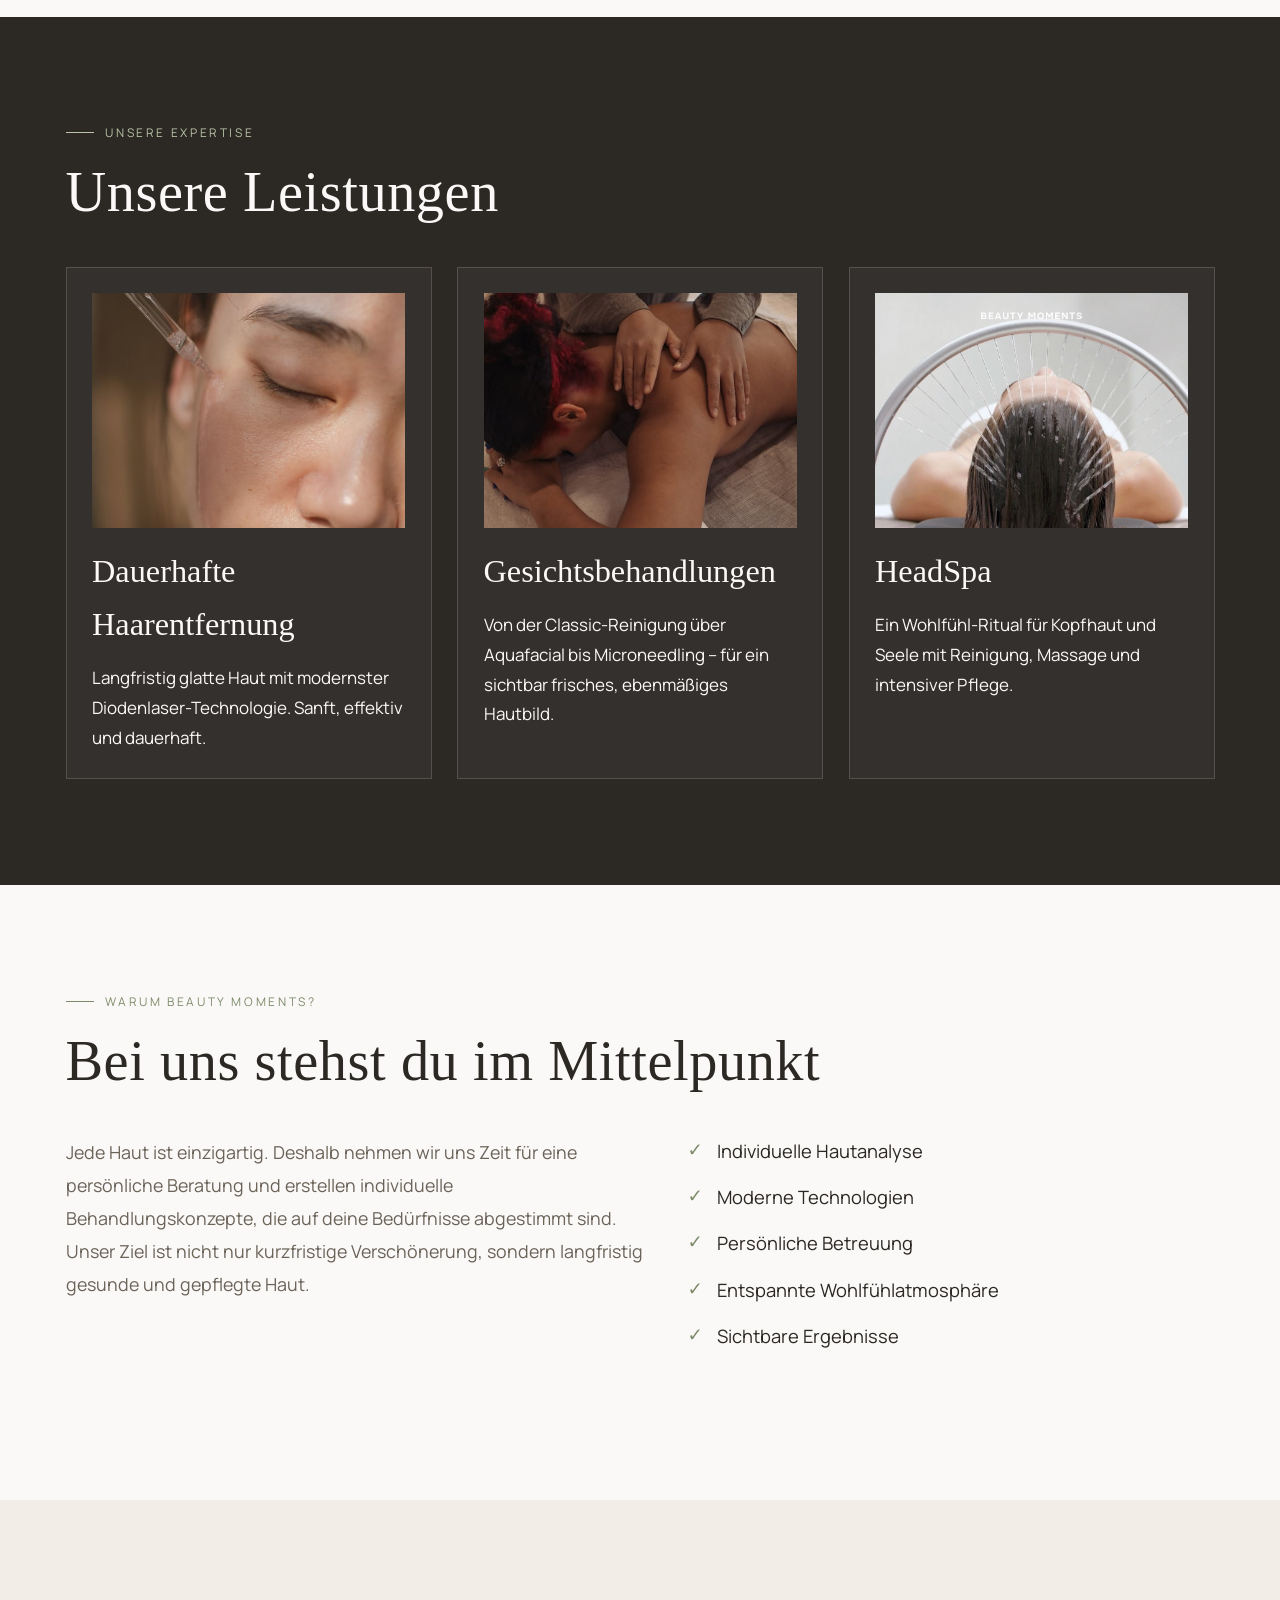
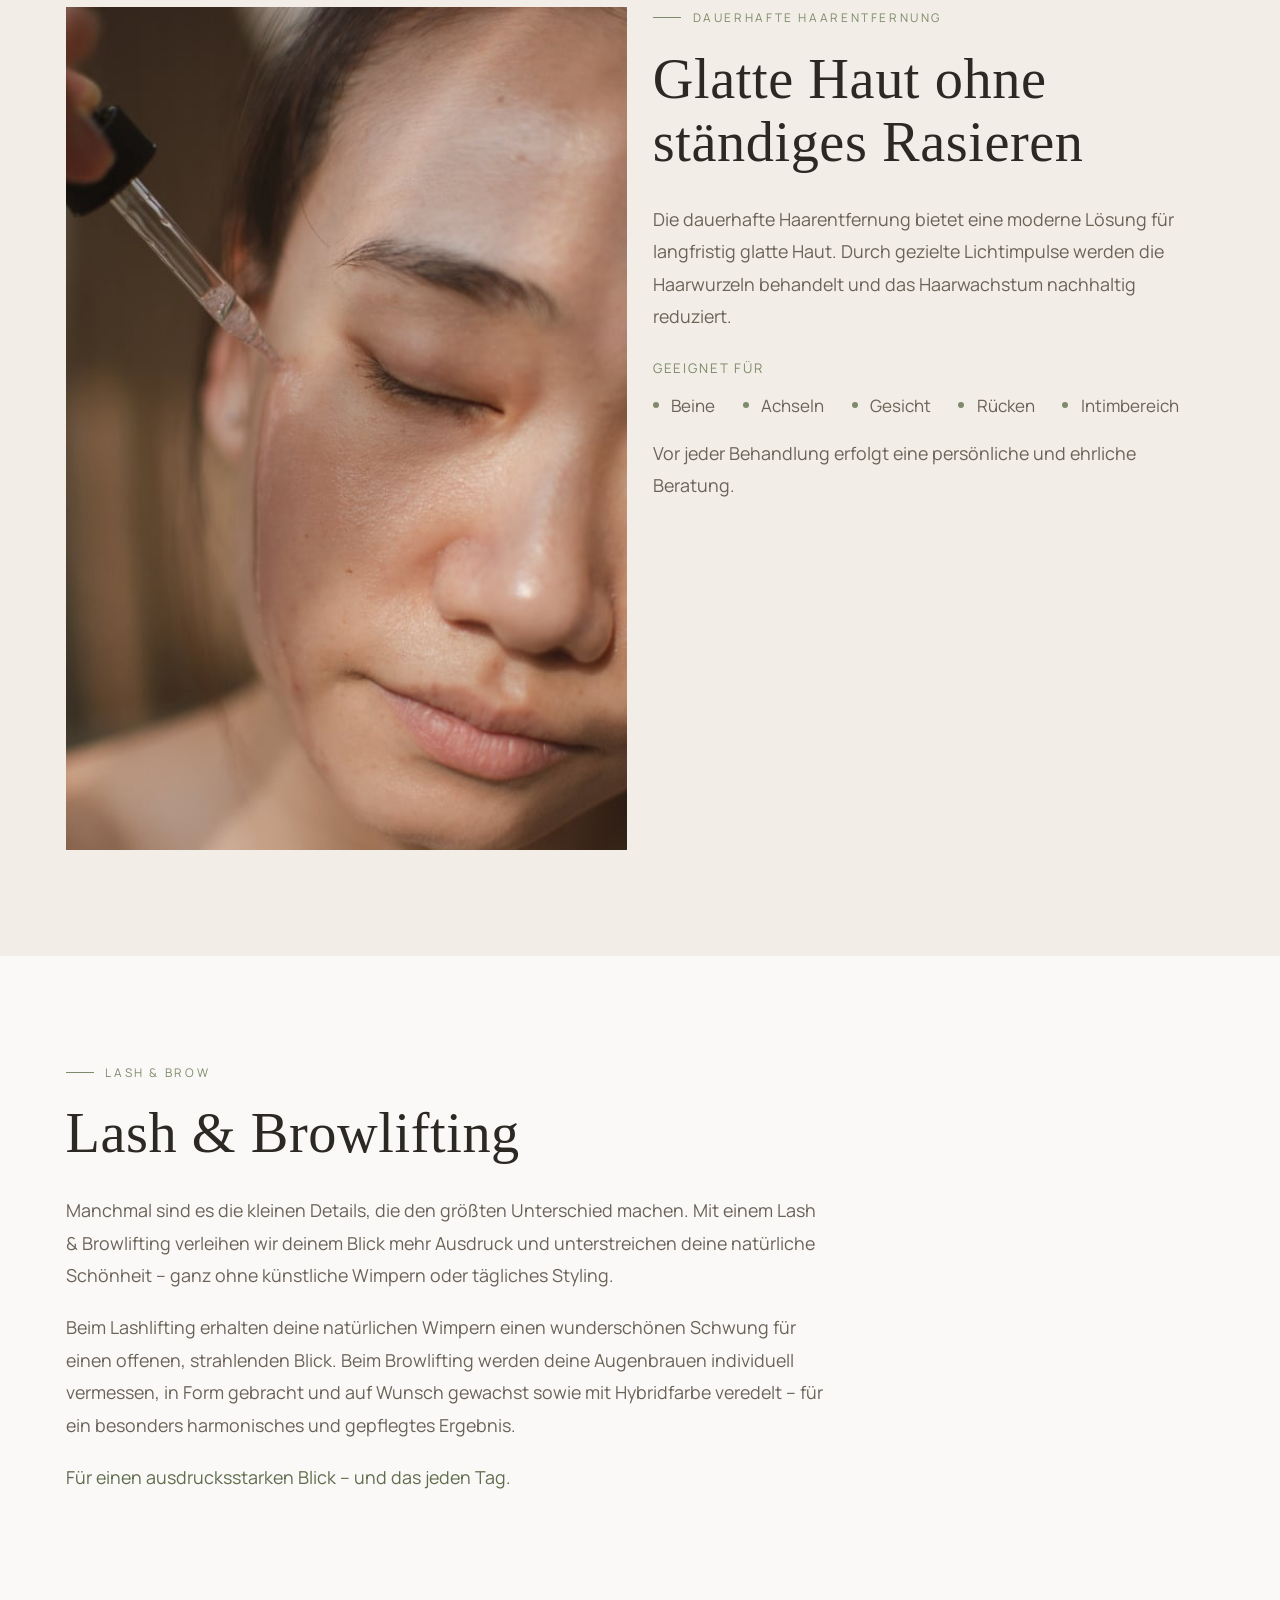
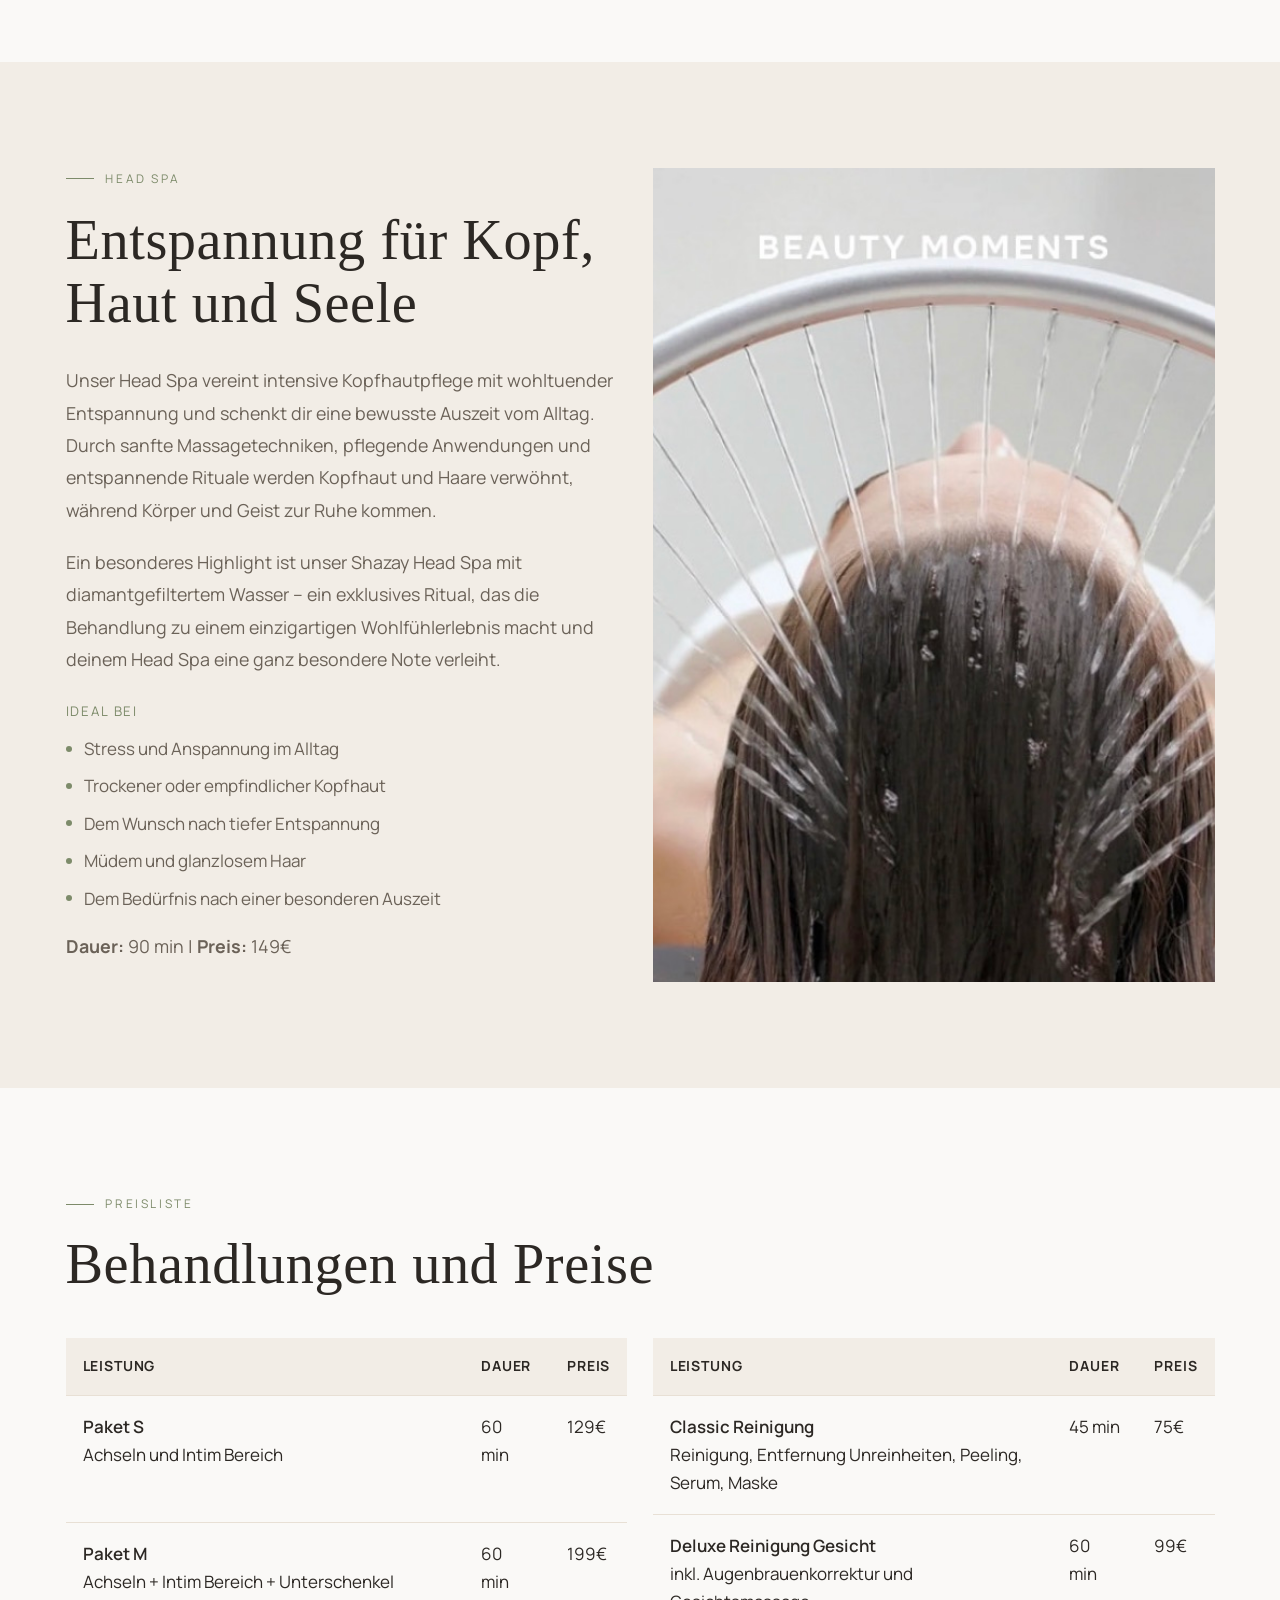
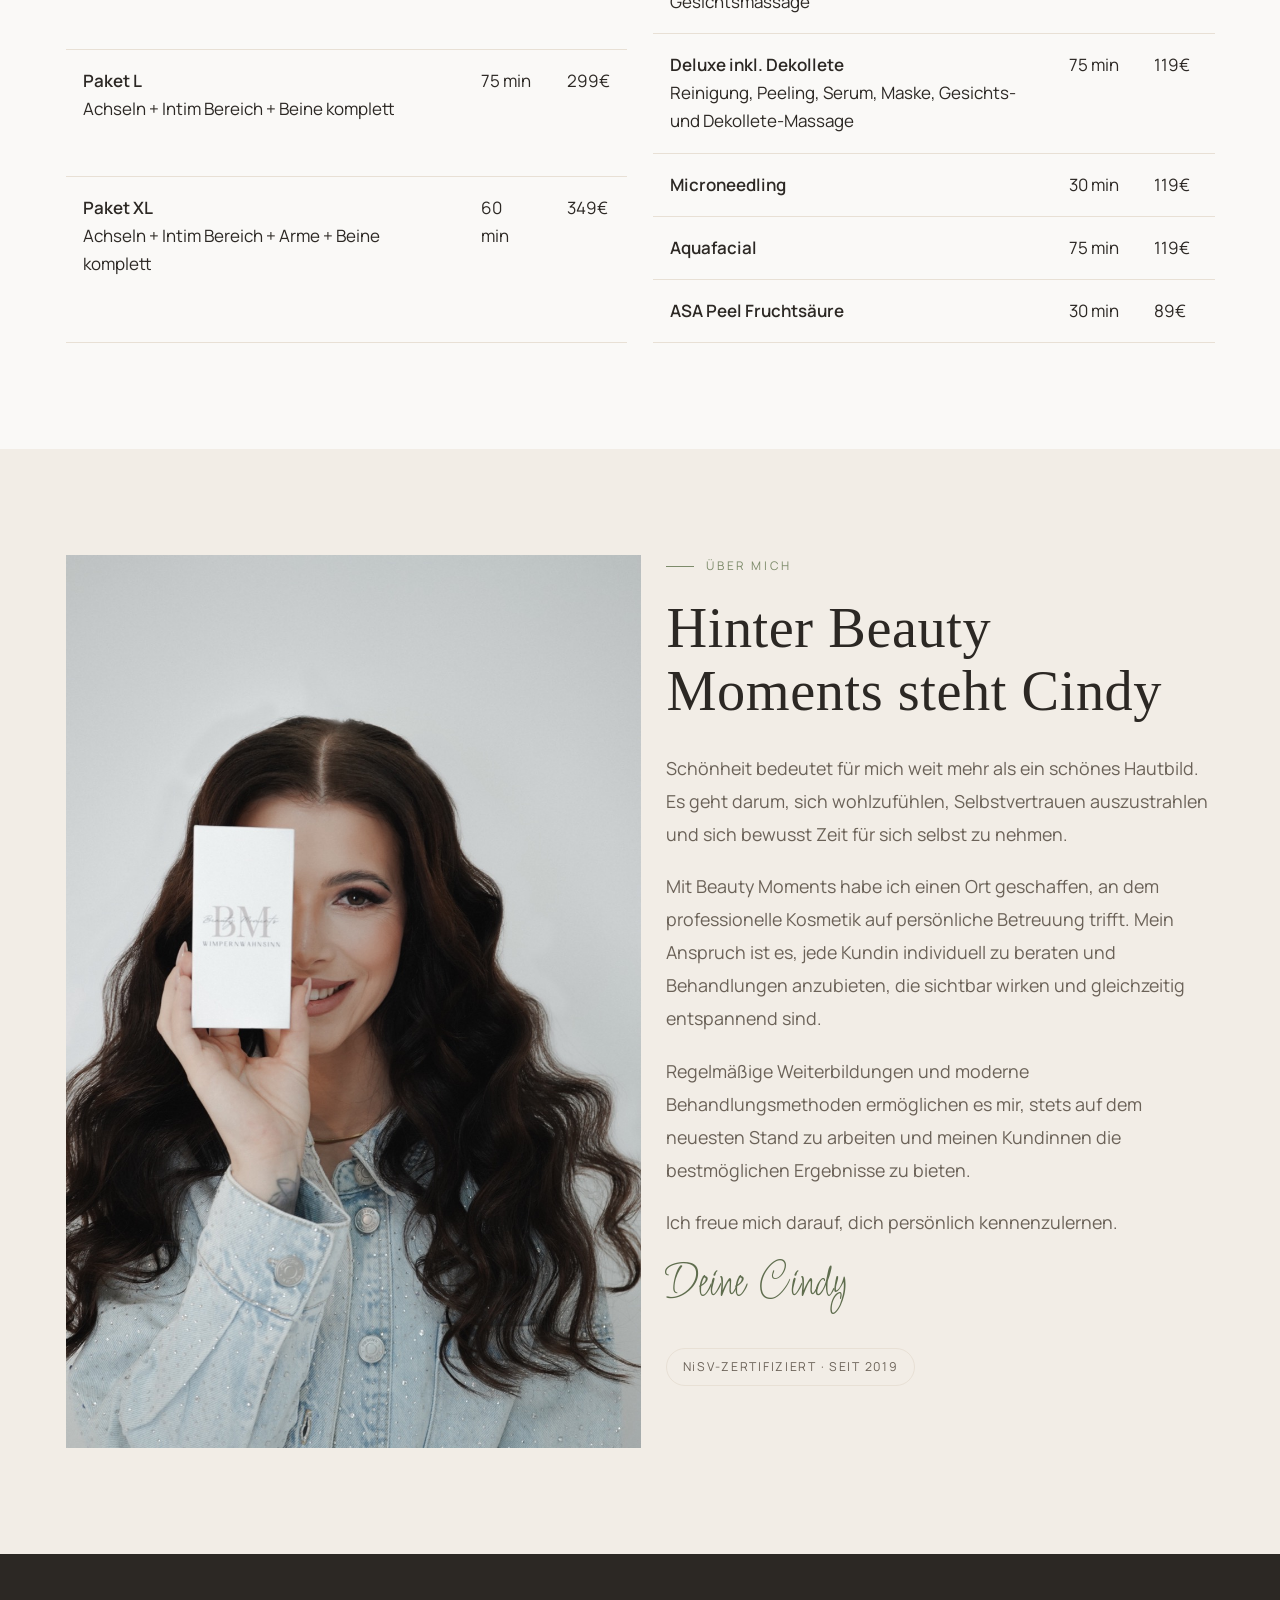
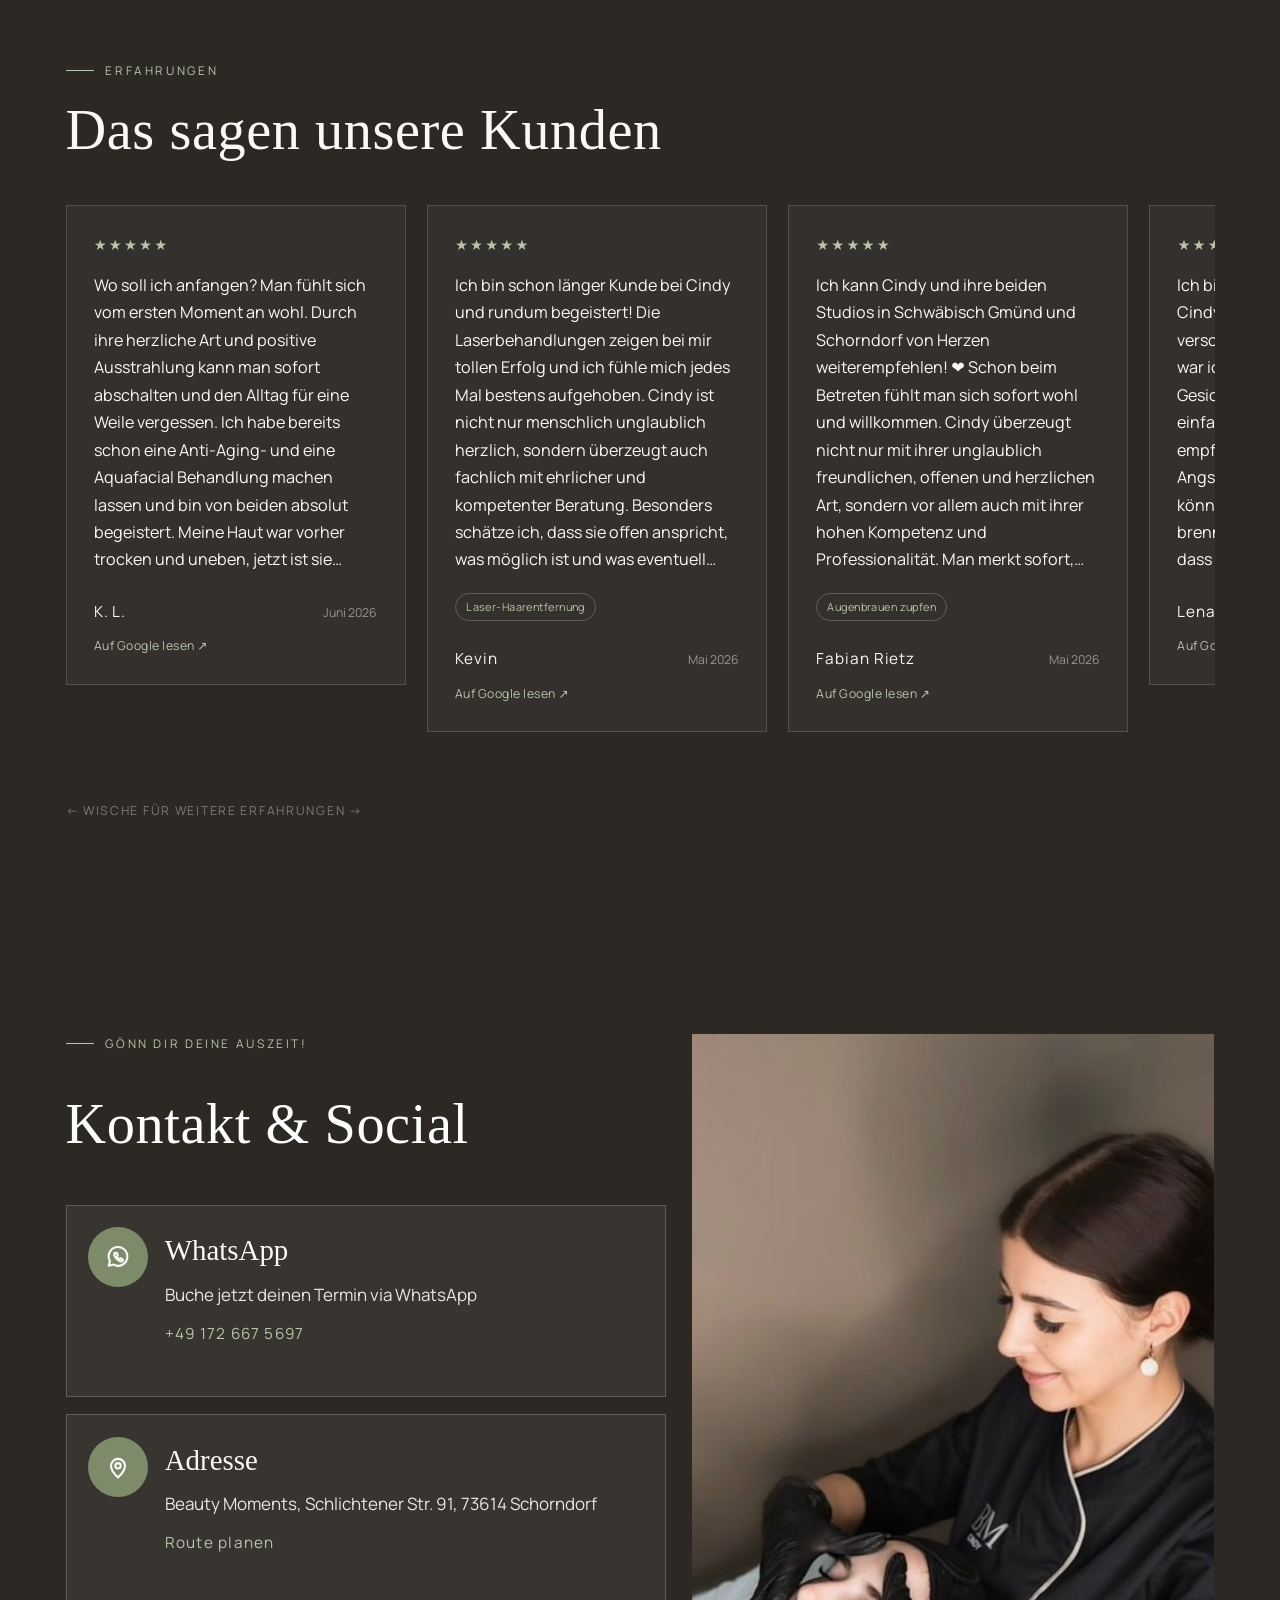
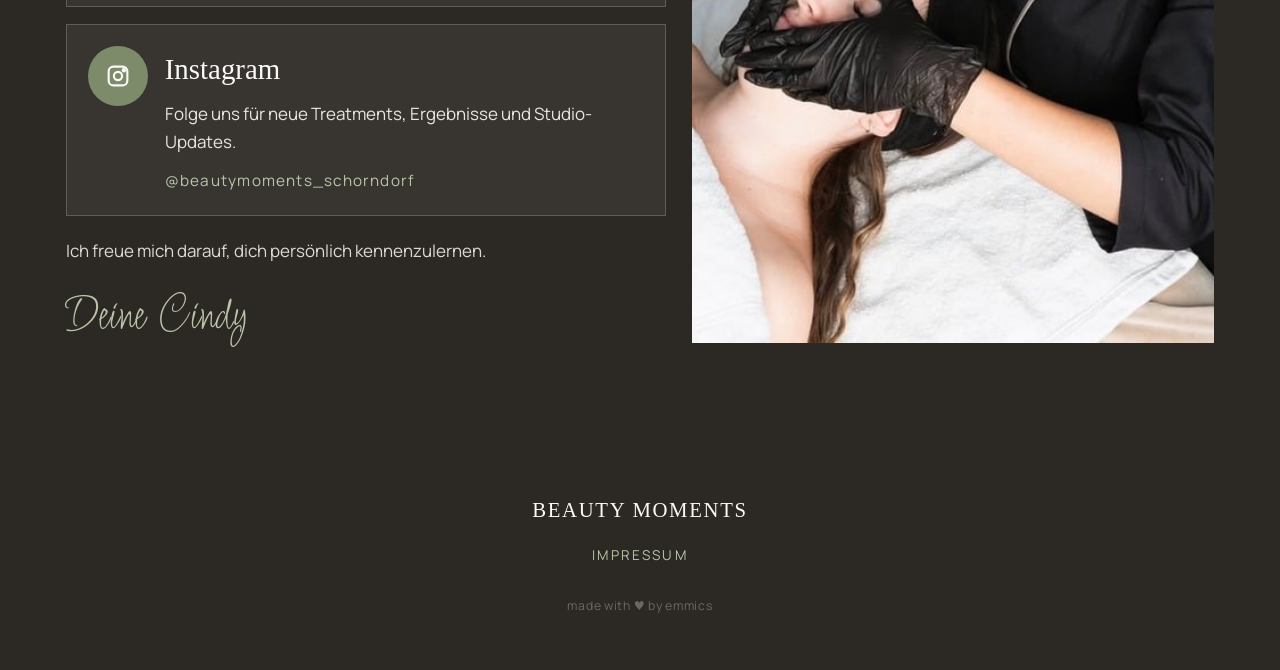
<file: public/schorndorf/index.html>
<!doctype html>
<html lang="de">
  <head>
    <meta charset="UTF-8" />
    <meta name="viewport" content="width=device-width, initial-scale=1.0, viewport-fit=cover" />
    <title>Beauty Moments Schorndorf — Kosmetikstudio</title>
    <meta
      name="description"
      content="Dein Kosmetikstudio in Schorndorf. NiSV zertifiziert seit 2019. Gesichtsbehandlungen, dauerhafte Haarentfernung, HeadSpa, Microneedling und Lash & Browlifting."
    />
    <meta name="theme-color" content="#2c2824" />
    <meta name="apple-mobile-web-app-status-bar-style" content="black-translucent" />
    <link rel="icon" type="image/svg+xml" href="favicon.svg" />
    <link rel="preconnect" href="https://fonts.googleapis.com" />
    <link rel="preconnect" href="https://fonts.gstatic.com" crossorigin />
    <link
      rel="stylesheet"
      href="https://fonts.googleapis.com/css2?family=Licorice&family=Manrope:wght@400;500;600;700&display=swap"
    />
    <link rel="stylesheet" href="styles/base.css?v=8" />
    <link rel="stylesheet" href="styles/index.css?v=8" />
  </head>
  <body>
    <div class="wip-badge" style="position:fixed;left:50%;bottom:max(14px,env(safe-area-inset-bottom));transform:translateX(-50%);z-index:3000;background:rgba(44,40,36,0.9);color:#fff;font:600 11px/1 -apple-system,system-ui,sans-serif;letter-spacing:0.14em;text-transform:uppercase;padding:9px 16px;border-radius:999px;box-shadow:0 4px 16px rgba(0,0,0,0.18);pointer-events:none;">Seite in Bearbeitung</div>
    <div class="announcement"><span style="text-transform:none">NiSV</span> zertifiziert seit 2019 · Dauerhafte Haarentfernung · Gesichtsbehandlungen · HeadSpa · Lash &amp; Browlifting in Schorndorf</div>

    <nav class="top-nav" aria-label="Hauptnavigation">
      <a class="nav-logo" href="index.html"
        >Beauty Moments
        <span>Kosmetikstudio Schorndorf</span>
      </a>
      <ul class="nav-links">
        <li><a href="#services">Leistungen</a></li>
        <li><a href="#why">Warum wir</a></li>
        <li><a href="#about">Über mich</a></li>
        <li><a href="#prices">Preise</a></li>
      </ul>
      <a class="nav-cta" href="#contact">Termin anfragen</a>
    </nav>

    <section id="hero" class="section hero">
      <video autoplay muted loop playsinline aria-hidden="true" poster="assets/media-public/images/hero-poster.jpg">
        <source src="assets/media-public/videos/hero-video.mp4" type="video/mp4" />
      </video>

      <div id="intro" class="section intro intro-overlay">
        <div class="inner">
          <h2 class="section-title">Schöne Haut. Mehr Wohlbefinden.<br />Sichtbare Ergebnisse.</h2>
          <p class="section-tag">Dein Kosmetikstudio in Schorndorf</p>
        </div>
      </div>
    </section>

    <section class="hero-text-section">
      <div class="inner hero-content">
        <p class="eyebrow">Willkommen</p>
        <h1>Deine Schönheit – unser Fokus</h1>
        <p>
          Willkommen bei Beauty Moments in Schorndorf. Mit modernen Behandlungsmethoden,
          individueller Beratung und viel Leidenschaft begleiten wir dich auf dem Weg zu
          einem gepflegten und strahlenden Hautbild.
        </p>
        <div class="service-chips">
          <span>Gesichtsbehandlungen</span>
          <span>Dauerhafte Haarentfernung</span>
          <span>Microneedling</span>
          <span>HeadSpa</span>
          <span>Lash- &amp; Browlifting</span>
        </div>
      </div>
    </section>

    <section id="services" class="section services">
      <div class="inner">
        <p class="section-tag">Unsere Expertise</p>
        <h2 class="section-title">Unsere Leistungen</h2>
        <div class="cards">
          <article class="card">
            <img src="assets/media-public/images/dioden.jpg" alt="Dauerhafte Haarentfernung mit Diodenlaser" loading="lazy" decoding="async" />
            <h3>Dauerhafte Haarentfernung</h3>
            <p>Langfristig glatte Haut mit modernster Diodenlaser-Technologie. Sanft, effektiv und dauerhaft.</p>
          </article>
          <article class="card">
            <img src="assets/media-public/images/aquafacial.jpg" alt="Gesichtsbehandlung" loading="lazy" decoding="async" />
            <h3>Gesichtsbehandlungen</h3>
            <p>Von der Classic-Reinigung über Aquafacial bis Microneedling – für ein sichtbar frisches, ebenmäßiges Hautbild.</p>
          </article>
          <article class="card">
            <img src="assets/media-public/images/headspa.jpg" alt="HeadSpa" loading="lazy" decoding="async" />
            <h3>HeadSpa</h3>
            <p>Ein Wohlfühl-Ritual für Kopfhaut und Seele mit Reinigung, Massage und intensiver Pflege.</p>
          </article>
        </div>
      </div>
    </section>

    <section id="why" class="section why">
      <div class="inner">
        <p class="section-tag">Warum Beauty Moments?</p>
        <h2 class="section-title">Bei uns stehst du im Mittelpunkt</h2>
        <div class="why-grid">
          <p>
            Jede Haut ist einzigartig. Deshalb nehmen wir uns Zeit für eine persönliche
            Beratung und erstellen individuelle Behandlungskonzepte, die auf deine Bedürfnisse
            abgestimmt sind. Unser Ziel ist nicht nur kurzfristige Verschönerung, sondern
            langfristig gesunde und gepflegte Haut.
          </p>
          <ul class="check-list">
            <li>Individuelle Hautanalyse</li>
            <li>Moderne Technologien</li>
            <li>Persönliche Betreuung</li>
            <li>Entspannte Wohlfühlatmosphäre</li>
            <li>Sichtbare Ergebnisse</li>
          </ul>
        </div>
      </div>
    </section>

    <section id="haarentfernung" class="section retreat">
      <div class="inner retreat-grid">
        <img src="assets/media-public/images/dioden.jpg" alt="Dauerhafte Haarentfernung" loading="lazy" decoding="async" />
        <div>
          <p class="section-tag">Dauerhafte Haarentfernung</p>
          <h2 class="section-title">Glatte Haut ohne ständiges Rasieren</h2>
          <p>
            Die dauerhafte Haarentfernung bietet eine moderne Lösung für langfristig glatte Haut.
            Durch gezielte Lichtimpulse werden die Haarwurzeln behandelt und das Haarwachstum
            nachhaltig reduziert.
          </p>
          <div class="suited">
            <span>Geeignet für</span>
            <ul>
              <li>Beine</li>
              <li>Achseln</li>
              <li>Gesicht</li>
              <li>Rücken</li>
              <li>Intimbereich</li>
            </ul>
          </div>
          <p class="retreat-meta">Vor jeder Behandlung erfolgt eine persönliche und ehrliche Beratung.</p>
        </div>
      </div>
    </section>

    <section id="lashbrow" class="section lashbrow">
      <div class="inner">
        <p class="section-tag">Lash &amp; Brow</p>
        <h2 class="section-title">Lash &amp; Browlifting</h2>
        <div class="lb-body">
          <p>
            Manchmal sind es die kleinen Details, die den größten Unterschied machen. Mit einem
            Lash &amp; Browlifting verleihen wir deinem Blick mehr Ausdruck und unterstreichen deine
            natürliche Schönheit – ganz ohne künstliche Wimpern oder tägliches Styling.
          </p>
          <p>
            Beim Lashlifting erhalten deine natürlichen Wimpern einen wunderschönen Schwung für einen
            offenen, strahlenden Blick. Beim Browlifting werden deine Augenbrauen individuell
            vermessen, in Form gebracht und auf Wunsch gewachst sowie mit Hybridfarbe veredelt –
            für ein besonders harmonisches und gepflegtes Ergebnis.
          </p>
          <p class="closing">Für einen ausdrucksstarken Blick – und das jeden Tag.</p>
        </div>
      </div>
    </section>

    <section id="retreat" class="section retreat">
      <div class="inner retreat-grid media-right">
        <img src="assets/media-public/images/headspa.jpg" alt="Head Spa Ritual" loading="lazy" decoding="async" />
        <div>
          <p class="section-tag">Head Spa</p>
          <h2 class="section-title">Entspannung für Kopf, Haut und Seele</h2>
          <p>
            Unser Head Spa vereint intensive Kopfhautpflege mit wohltuender Entspannung und schenkt
            dir eine bewusste Auszeit vom Alltag. Durch sanfte Massagetechniken, pflegende
            Anwendungen und entspannende Rituale werden Kopfhaut und Haare verwöhnt, während
            Körper und Geist zur Ruhe kommen.
          </p>
          <p>
            Ein besonderes Highlight ist unser Shazay Head Spa mit diamantgefiltertem Wasser –
            ein exklusives Ritual, das die Behandlung zu einem einzigartigen Wohlfühlerlebnis
            macht und deinem Head Spa eine ganz besondere Note verleiht.
          </p>
          <div class="suited">
            <span>Ideal bei</span>
            <ul>
              <li>Stress und Anspannung im Alltag</li>
              <li>Trockener oder empfindlicher Kopfhaut</li>
              <li>Dem Wunsch nach tiefer Entspannung</li>
              <li>Müdem und glanzlosem Haar</li>
              <li>Dem Bedürfnis nach einer besonderen Auszeit</li>
            </ul>
          </div>
          <p class="retreat-meta"><strong>Dauer:</strong> 90 min | <strong>Preis:</strong> 149€</p>
        </div>
      </div>
    </section>

    <section id="prices" class="section prices">
      <div class="inner">
        <p class="section-tag">Preisliste</p>
        <h2 class="section-title">Behandlungen und Preise</h2>
        <div class="table-wrap">
          <table aria-label="Dauerhafte Haarentfernung">
            <thead>
              <tr>
                <th>Leistung</th>
                <th>Dauer</th>
                <th>Preis</th>
              </tr>
            </thead>
            <tbody>
              <tr>
                <td><strong>Paket S</strong><br />Achseln und Intim Bereich</td>
                <td>60 min</td>
                <td>129€</td>
              </tr>
              <tr>
                <td><strong>Paket M</strong><br />Achseln + Intim Bereich + Unterschenkel</td>
                <td>60 min</td>
                <td>199€</td>
              </tr>
              <tr>
                <td><strong>Paket L</strong><br />Achseln + Intim Bereich + Beine komplett</td>
                <td>75 min</td>
                <td>299€</td>
              </tr>
              <tr>
                <td><strong>Paket XL</strong><br />Achseln + Intim Bereich + Arme + Beine komplett</td>
                <td>60 min</td>
                <td>349€</td>
              </tr>
            </tbody>
          </table>

          <table aria-label="Gesichtsbehandlungen">
            <thead>
              <tr>
                <th>Leistung</th>
                <th>Dauer</th>
                <th>Preis</th>
              </tr>
            </thead>
            <tbody>
              <tr>
                <td><strong>Classic Reinigung</strong><br />Reinigung, Entfernung Unreinheiten, Peeling, Serum, Maske</td>
                <td>45 min</td>
                <td>75€</td>
              </tr>
              <tr>
                <td><strong>Deluxe Reinigung Gesicht</strong><br />inkl. Augenbrauenkorrektur und Gesichtsmassage</td>
                <td>60 min</td>
                <td>99€</td>
              </tr>
              <tr>
                <td><strong>Deluxe inkl. Dekollete</strong><br />Reinigung, Peeling, Serum, Maske, Gesichts- und Dekollete-Massage</td>
                <td>75 min</td>
                <td>119€</td>
              </tr>
              <tr>
                <td><strong>Microneedling</strong></td>
                <td>30 min</td>
                <td>119€</td>
              </tr>
              <tr>
                <td><strong>Aquafacial</strong></td>
                <td>75 min</td>
                <td>119€</td>
              </tr>
              <tr>
                <td><strong>ASA Peel Fruchtsäure</strong></td>
                <td>30 min</td>
                <td>89€</td>
              </tr>
            </tbody>
          </table>
        </div>
      </div>
    </section>

    <section id="about" class="section about">
      <div class="inner about-wrap">
        <img src="assets/media-public/images/cindy.jpg" alt="Cindy, Inhaberin von Beauty Moments Schorndorf" loading="lazy" decoding="async" />
        <div>
          <p class="section-tag">Über mich</p>
          <h2 class="section-title">Hinter Beauty Moments steht Cindy</h2>
          <p>
            Schönheit bedeutet für mich weit mehr als ein schönes Hautbild. Es geht darum,
            sich wohlzufühlen, Selbstvertrauen auszustrahlen und sich bewusst Zeit für sich
            selbst zu nehmen.
          </p>
          <p>
            Mit Beauty Moments habe ich einen Ort geschaffen, an dem professionelle Kosmetik
            auf persönliche Betreuung trifft. Mein Anspruch ist es, jede Kundin individuell
            zu beraten und Behandlungen anzubieten, die sichtbar wirken und gleichzeitig
            entspannend sind.
          </p>
          <p>
            Regelmäßige Weiterbildungen und moderne Behandlungsmethoden ermöglichen es mir,
            stets auf dem neuesten Stand zu arbeiten und meinen Kundinnen die bestmöglichen
            Ergebnisse zu bieten.
          </p>
          <p>Ich freue mich darauf, dich persönlich kennenzulernen.</p>
          <p class="signature">Deine Cindy</p>
          <p class="cert-badge"><span style="text-transform:none">NiSV</span>-zertifiziert · seit 2019</p>
        </div>
      </div>
    </section>

    <section id="testimonials" class="section testimonials">
      <div class="inner">
        <p class="section-tag">Erfahrungen</p>
        <h2 class="section-title">Das sagen unsere Kunden</h2>
        <div class="quotes" id="quotes" data-src="data/testimonials.json" aria-live="polite">
          <p class="quotes-loading">Erfahrungen werden geladen …</p>
        </div>
        <p class="quotes-hint" aria-hidden="true">← wische für weitere Erfahrungen →</p>
      </div>
    </section>

    <section id="contact" class="section contact">
      <div class="inner contact-grid">
        <div class="contact-main">
          <p class="section-tag">Gönn dir deine Auszeit!</p>
          <h2 class="section-title">Kontakt & Social</h2>

          <div class="contact-tiles">
            <a
              class="contact-tile"
              href="https://wa.me/491726675697?text=Hallo%20Beauty%20Moments%2C%20ich%20interessiere%20mich%20für%20einen%20Termin."
              target="_blank"
              rel="noopener noreferrer"
              aria-label="Kontakt per WhatsApp"
            >
              <span class="contact-icon" aria-hidden="true">
                <svg viewBox="0 0 24 24" aria-hidden="true" focusable="false">
                  <path d="M20 11.5a8 8 0 0 1-11.9 7l-4.1 1 1.1-4A8 8 0 1 1 20 11.5Z" />
                  <path d="M9.6 8.9c.2-.5.4-.5.6-.5h.5c.2 0 .4.1.5.4l.5 1.3c.1.2.1.5-.1.7l-.4.6c-.1.2-.1.4 0 .6.3.6.9 1.2 1.5 1.6.2.1.4.1.6 0l.6-.3c.2-.1.5-.1.7 0l1.2.6c.3.1.4.3.4.5v.5c0 .2-.1.4-.5.6-.4.2-1 .3-1.7.1-2-.6-4.6-3.1-5.2-5.2-.2-.7-.1-1.3.1-1.8Z" />
                </svg>
              </span>
              <div>
                <h3>WhatsApp</h3>
                <p>Buche jetzt deinen Termin via WhatsApp</p>
                <span class="contact-meta">+49 172 667 5697</span>
              </div>
            </a>

            <a
              class="contact-tile"
              href="https://maps.google.com/?q=Schlichtener+Str.+91,+73614+Schorndorf"
              target="_blank"
              rel="noopener noreferrer"
              aria-label="Adresse in Google Maps öffnen"
            >
              <span class="contact-icon" aria-hidden="true">
                <svg viewBox="0 0 24 24" aria-hidden="true" focusable="false">
                  <path d="M12 21s6-5.4 6-10a6 6 0 1 0-12 0c0 4.6 6 10 6 10Z" />
                  <circle cx="12" cy="11" r="2.3" />
                </svg>
              </span>
              <div>
                <h3>Adresse</h3>
                <p>Beauty Moments, Schlichtener Str. 91, 73614 Schorndorf</p>
                <span class="contact-meta">Route planen</span>
              </div>
            </a>

            <a
              class="contact-tile"
              href="https://www.instagram.com/beautymoments_schorndorf"
              target="_blank"
              rel="noopener noreferrer"
              aria-label="Instagram Profil aufrufen"
            >
              <span class="contact-icon" aria-hidden="true">
                <svg viewBox="0 0 24 24" aria-hidden="true" focusable="false">
                  <rect x="4" y="4" width="16" height="16" rx="4" ry="4" />
                  <circle cx="12" cy="12" r="3.5" />
                  <circle cx="17" cy="7" r="1" />
                </svg>
              </span>
              <div>
                <h3>Instagram</h3>
                <p>Folge uns für neue Treatments, Ergebnisse und Studio-Updates.</p>
                <span class="contact-meta">@beautymoments_schorndorf</span>
              </div>
            </a>
          </div>

          <p class="contact-signoff">Ich freue mich darauf, dich persönlich kennenzulernen.</p>
          <p class="signature">Deine Cindy</p>
        </div>

        <div class="contact-image-placeholder">
          <img src="assets/media-public/images/studio.jpg" alt="Beauty Moments Studio in Schorndorf" loading="lazy" decoding="async" />
        </div>
      </div>
    </section>

    <footer class="footer">
      <div class="footer-brand">BEAUTY MOMENTS</div>
      <a class="footer-link" href="imprint.html">Impressum</a>
      <p class="made-by">made with ♥ by <a href="https://emmics.de">emmics</a></p>
    </footer>

    <script src="scripts/index.js?v=2" defer></script>
  </body>
</html>
</file>
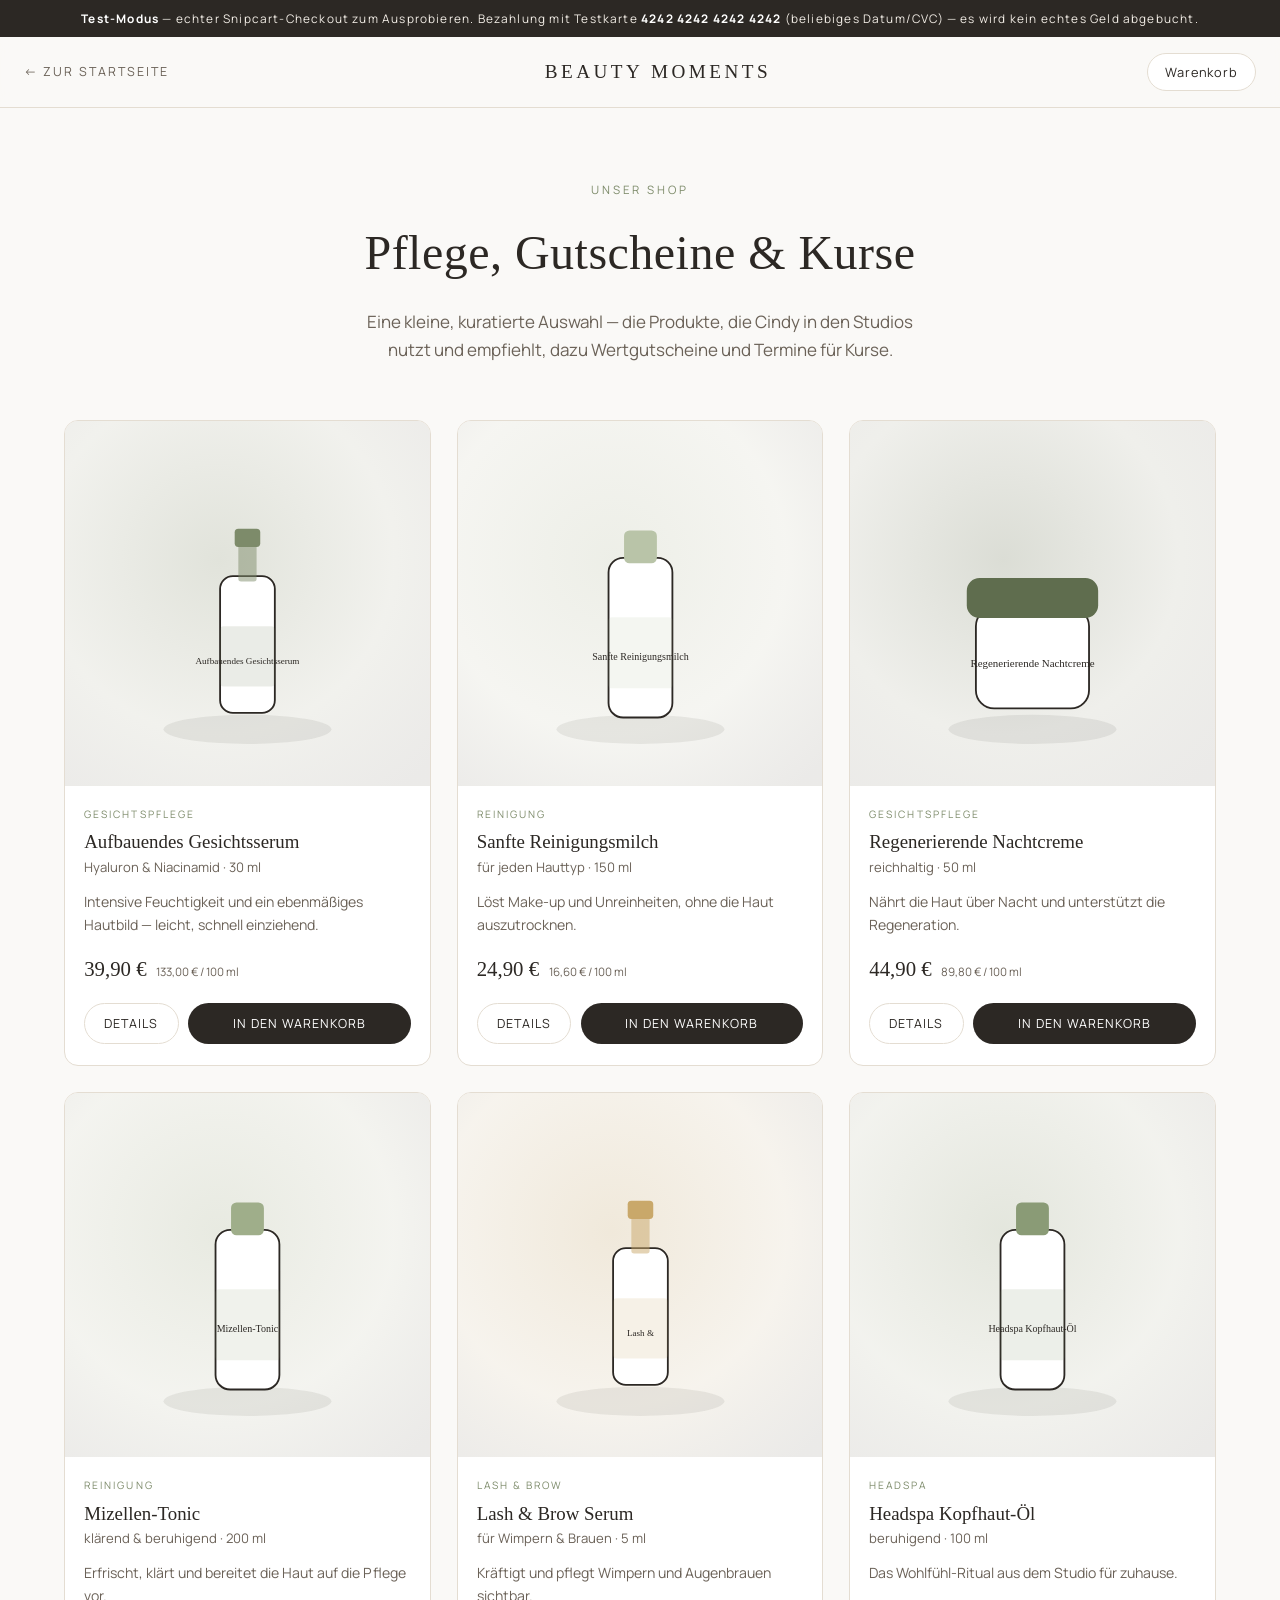
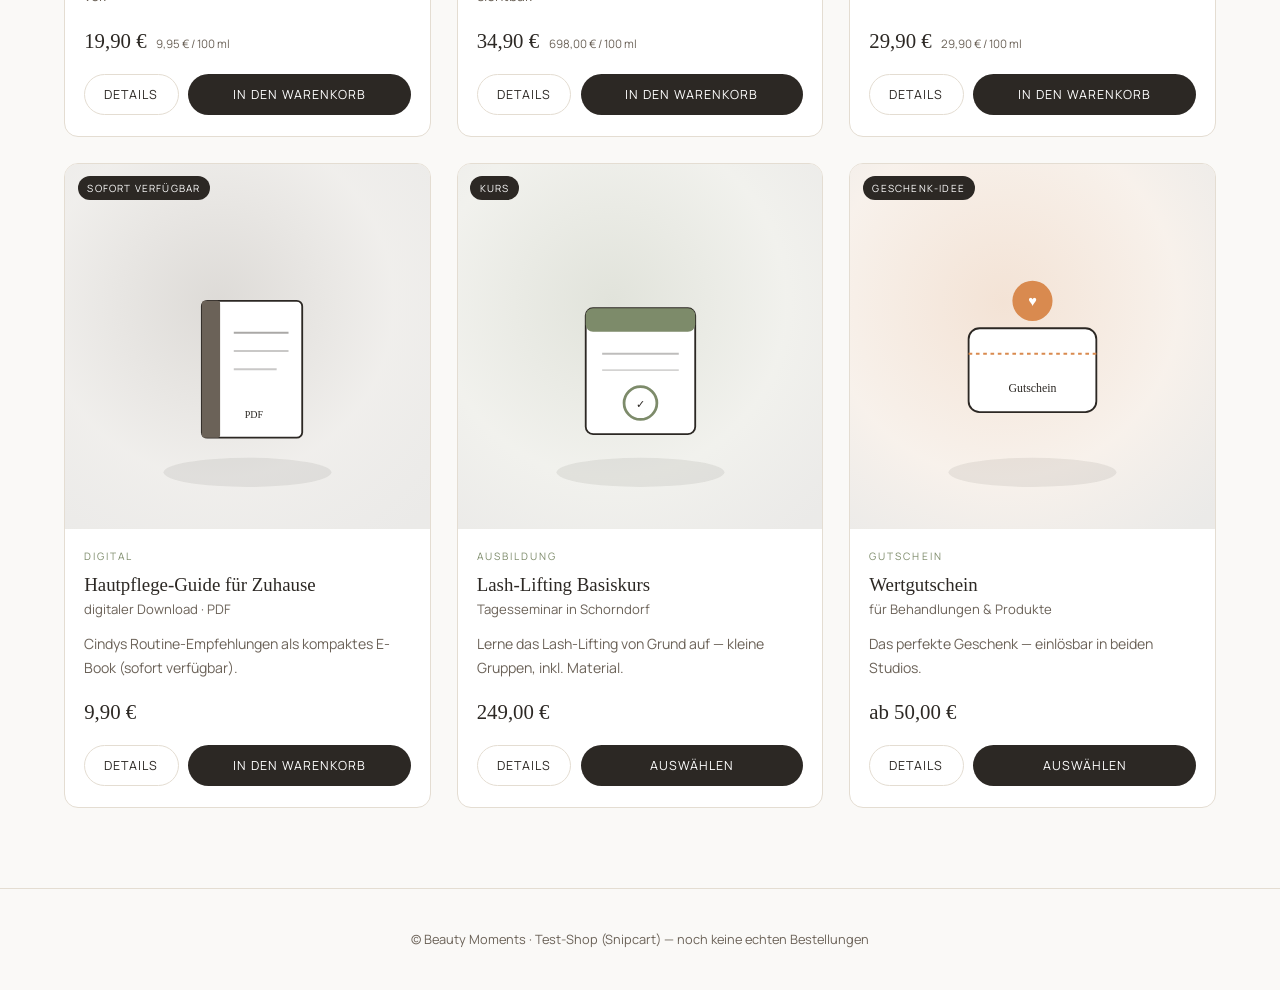
<file: public/main/shop.html>
<!doctype html>
<html lang="de">
  <head>
    <meta charset="UTF-8" />
    <meta name="viewport" content="width=device-width, initial-scale=1.0, viewport-fit=cover" />
    <title>Shop — Beauty Moments</title>
    <meta
      name="description"
      content="Beauty Moments Shop — ausgewählte Pflegeprodukte, Gutscheine und Kurse. (Test-Modus)"
    />
    <meta name="theme-color" content="#2c2824" />
    <meta name="robots" content="noindex" />
    <link rel="icon" type="image/svg+xml" href="favicon.svg" />
    <link rel="preconnect" href="https://fonts.googleapis.com" />
    <link rel="preconnect" href="https://fonts.gstatic.com" crossorigin />
    <link rel="stylesheet" href="https://fonts.googleapis.com/css2?family=Manrope:wght@400;500;600;700&display=swap" />
    <link rel="stylesheet" href="styles/shop.css?v=2" />
    <link rel="stylesheet" href="https://cdn.snipcart.com/themes/v3.0/default/snipcart.css" />
  </head>
  <body>
    <div class="demo-banner">
      <strong>Test-Modus</strong> — echter Snipcart-Checkout zum Ausprobieren. Bezahlung mit Testkarte
      <strong>4242&nbsp;4242&nbsp;4242&nbsp;4242</strong> (beliebiges Datum/CVC) — es wird kein echtes Geld abgebucht.
    </div>

    <nav class="shop-nav" aria-label="Shop-Navigation">
      <a class="nav-back" href="index.html">← Zur Startseite</a>
      <span class="nav-brand">Beauty Moments</span>
      <button class="cart-btn snipcart-checkout" id="cart-toggle" type="button">
        Warenkorb <span class="cart-badge snipcart-items-count" id="cart-badge"></span>
      </button>
    </nav>

    <header class="shop-intro">
      <p class="eyebrow">Unser Shop</p>
      <h1>Pflege, Gutscheine &amp; Kurse</h1>
      <p>
        Eine kleine, kuratierte Auswahl — die Produkte, die Cindy in den Studios
        nutzt und empfiehlt, dazu Wertgutscheine und Termine für Kurse.
      </p>
    </header>

    <main id="shop-grid" class="shop-grid" aria-label="Produkte"></main>

    <footer class="shop-footer">
      © Beauty Moments · Test-Shop (Snipcart) — noch keine echten Bestellungen
    </footer>

    <!-- Overlay + Detail-Modal (Quick-View bleibt eigenes UI) -->
    <div class="overlay" id="overlay"></div>
    <div class="modal" id="modal" tabindex="-1" role="dialog" aria-modal="true" aria-label="Produktdetails"></div>

    <!--
      ============================================================
      SNIPCART-PRODUKTDEFINITIONEN (statisch & versteckt)
      ------------------------------------------------------------
      Snipcart validiert Preise, indem es data-item-url SERVERSEITIG
      crawlt und dabei nur rohes HTML liest (kein JS). Deshalb steht
      hier pro Produkt eine echte .snipcart-add-item-Definition als
      Quelle der Wahrheit. Die sichtbaren "In den Warenkorb"-Buttons
      (von shop.js erzeugt) lösen per Klick die passende Definition aus.
      Preise/IDs müssen mit den Daten in scripts/shop.js übereinstimmen.
      ============================================================
    -->
    <div id="snipcart-defs" hidden aria-hidden="true">
      <button class="snipcart-add-item" id="def-gesichtsserum"
        data-item-id="gesichtsserum"
        data-item-name="Aufbauendes Gesichtsserum"
        data-item-price="39.90"
        data-item-url="https://beautymoments.de/shop.html"
        data-item-weight="120"
        data-item-description="Hyaluron &amp; Niacinamid · 30 ml"></button>

      <button class="snipcart-add-item" id="def-reinigungsmilch"
        data-item-id="reinigungsmilch"
        data-item-name="Sanfte Reinigungsmilch"
        data-item-price="24.90"
        data-item-url="https://beautymoments.de/shop.html"
        data-item-weight="220"
        data-item-description="für jeden Hauttyp · 150 ml"></button>

      <button class="snipcart-add-item" id="def-nachtcreme"
        data-item-id="nachtcreme"
        data-item-name="Regenerierende Nachtcreme"
        data-item-price="44.90"
        data-item-url="https://beautymoments.de/shop.html"
        data-item-weight="180"
        data-item-description="reichhaltig · 50 ml"></button>

      <button class="snipcart-add-item" id="def-mizellen-tonic"
        data-item-id="mizellen-tonic"
        data-item-name="Mizellen-Tonic"
        data-item-price="19.90"
        data-item-url="https://beautymoments.de/shop.html"
        data-item-weight="260"
        data-item-description="klärend &amp; beruhigend · 200 ml"></button>

      <button class="snipcart-add-item" id="def-lashbrow-serum"
        data-item-id="lashbrow-serum"
        data-item-name="Lash &amp; Brow Serum"
        data-item-price="34.90"
        data-item-url="https://beautymoments.de/shop.html"
        data-item-weight="60"
        data-item-description="für Wimpern &amp; Brauen · 5 ml"></button>

      <button class="snipcart-add-item" id="def-headspa-oel"
        data-item-id="headspa-oel"
        data-item-name="Headspa Kopfhaut-Öl"
        data-item-price="29.90"
        data-item-url="https://beautymoments.de/shop.html"
        data-item-weight="160"
        data-item-description="beruhigend · 100 ml"></button>

      <button class="snipcart-add-item" id="def-pflege-guide"
        data-item-id="pflege-guide"
        data-item-name="Hautpflege-Guide für Zuhause (PDF)"
        data-item-price="9.90"
        data-item-url="https://beautymoments.de/shop.html"
        data-item-shippable="false"
        data-item-description="digitaler Download"></button>

      <button class="snipcart-add-item" id="def-lash-lifting-kurs"
        data-item-id="lash-lifting-kurs"
        data-item-name="Lash-Lifting Basiskurs"
        data-item-price="249.00"
        data-item-url="https://beautymoments.de/shop.html"
        data-item-shippable="false"
        data-item-description="Tagesseminar in Schorndorf"
        data-item-custom1-name="Termin"
        data-item-custom1-options="Sa, 11. Juli 2026|Sa, 22. August 2026|Sa, 19. September 2026"></button>

      <button class="snipcart-add-item" id="def-gutschein"
        data-item-id="gutschein"
        data-item-name="Wertgutschein"
        data-item-price="50.00"
        data-item-url="https://beautymoments.de/shop.html"
        data-item-shippable="false"
        data-item-description="einlösbar in beiden Studios"
        data-item-custom1-name="Wert"
        data-item-custom1-options="50 €|100 €[+50.00]|150 €[+100.00]"></button>
    </div>

    <script src="scripts/shop.js"></script>

    <!-- ============ Snipcart v3 (kanonische Installation) ============ -->
    <!--
      Währung NICHT clientseitig erzwingen. Ein hier gesetztes currency, das im
      Account nicht konfiguriert ist, lässt /api/cart mit HTTP 500 fehlschlagen
      (Endlos-Spinner "Wir erstellen Ihren Warenkorb…"). Standardwährung stattdessen
      im Snipcart-Dashboard auf EUR stellen.
    -->
    <div
      hidden
      id="snipcart"
      data-api-key="MzA1OWJmZjYtZWIzNS00ZjUyLWEyNDktNDkxM2FkN2I3M2M4NjM5MTc4NDMwMjY4NTk4MjU5"
      data-config-modal-style="side"
    ></div>
    <script async src="https://cdn.snipcart.com/themes/v3.0/default/snipcart.js"></script>
  </body>
</html>
</file>
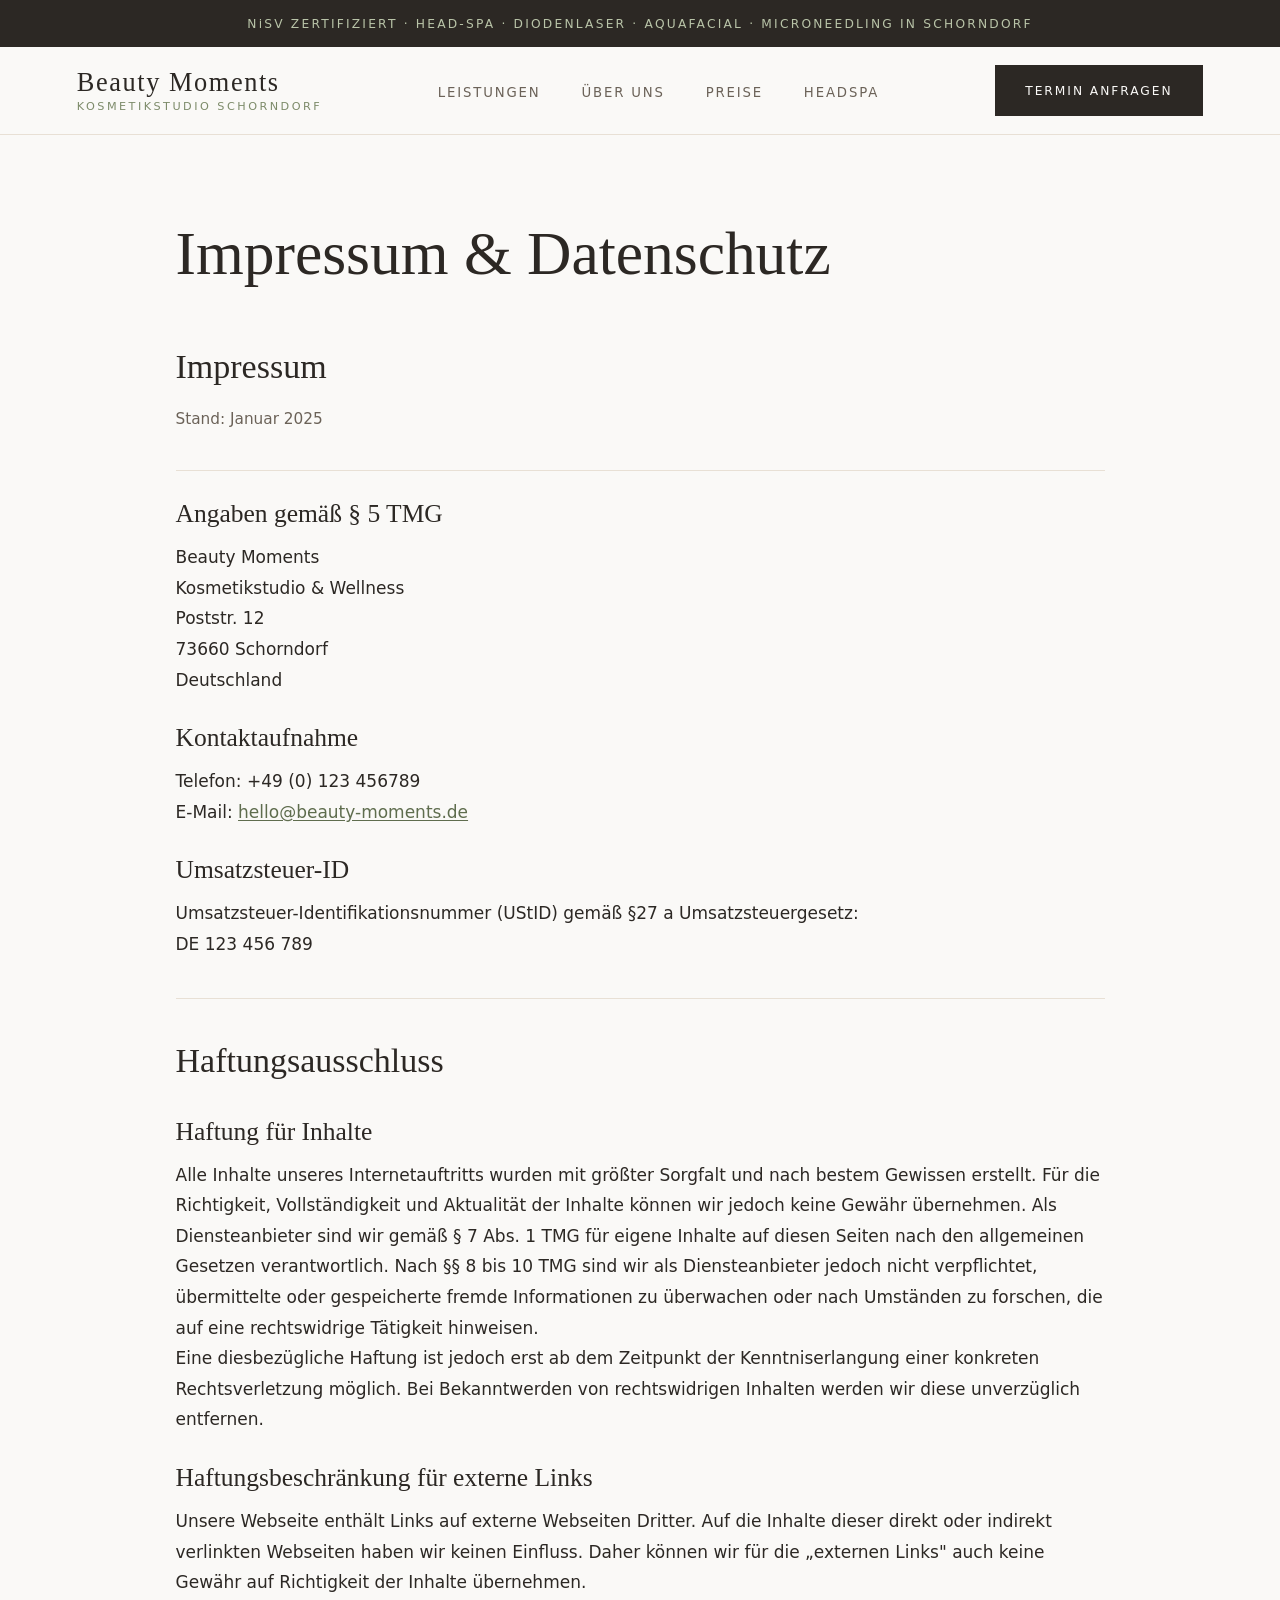
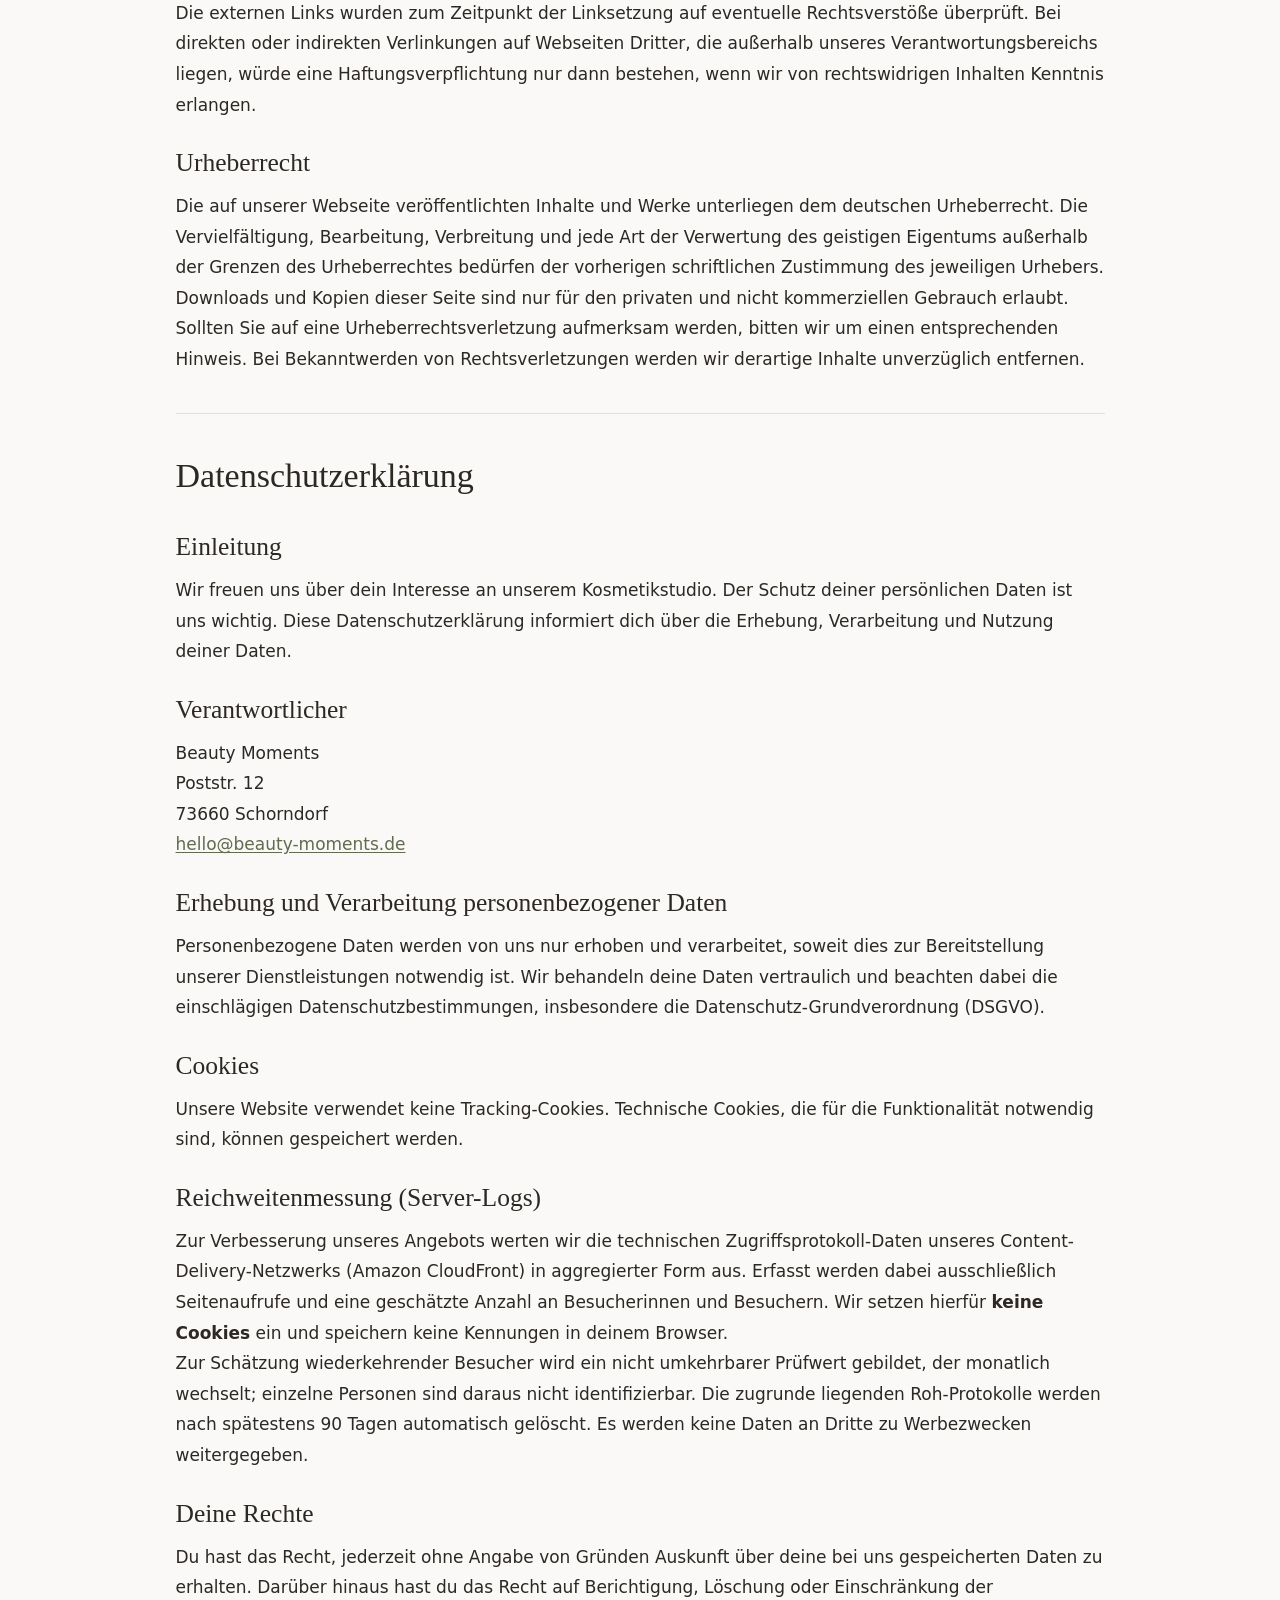
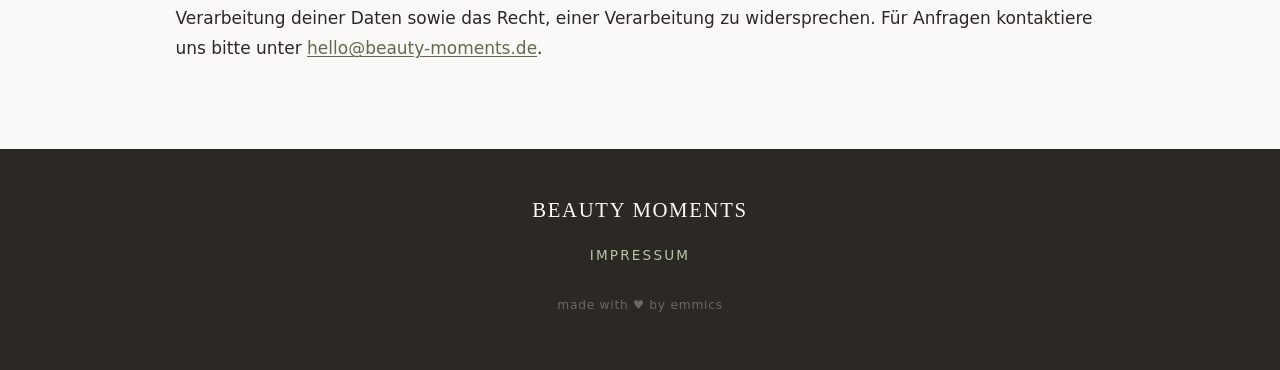
<file: public/schorndorf/imprint.html>
<!doctype html>
<html lang="de">
  <head>
    <meta charset="UTF-8" />
    <meta name="viewport" content="width=device-width, initial-scale=1.0, viewport-fit=cover" />
    <title>Impressum & Datenschutz — Beauty Moments</title>
    <meta name="description" content="Impressum und Datenschutzerklärung von Beauty Moments Kosmetikstudio Schorndorf." />
    <meta name="theme-color" content="#2c2824" />
    <meta name="apple-mobile-web-app-status-bar-style" content="black-translucent" />
    <link rel="icon" type="image/svg+xml" href="favicon.svg" />
    <link rel="stylesheet" href="styles/base.css" />
    <link rel="stylesheet" href="styles/imprint.css" />
  </head>
  <body>
    <div class="announcement"><span style="text-transform:none">NiSV</span> Zertifiziert · Head-Spa · Diodenlaser · Aquafacial · Microneedling in Schorndorf</div>

    <nav class="top-nav" aria-label="Hauptnavigation">
      <a class="nav-logo" href="index.html"
        >Beauty Moments
        <span>Kosmetikstudio Schorndorf</span>
      </a>
      <ul class="nav-links">
        <li><a href="index.html#services">Leistungen</a></li>
        <li><a href="index.html#about">Über uns</a></li>
        <li><a href="index.html#prices">Preise</a></li>
        <li><a href="index.html#retreat">HeadSpa</a></li>
      </ul>
      <a class="nav-cta" href="index.html#prices">Termin anfragen</a>
    </nav>

    <div class="legal-page">
      <div class="inner legal-container">
        <h1 class="legal-title">Impressum & Datenschutz</h1>

        <section id="imprint" class="legal-section">
          <h2>Impressum</h2>
          <p class="legal-meta">Stand: Januar 2025</p>

          <div class="legal-divider"></div>

          <h3>Angaben gemäß § 5 TMG</h3>
          <div class="legal-content">
            <p>
              Beauty Moments<br />
              Kosmetikstudio & Wellness<br />
              Poststr. 12<br />
              73660 Schorndorf<br />
              Deutschland
            </p>
          </div>

          <h3>Kontaktaufnahme</h3>
          <div class="legal-content">
            <p>
              Telefon: +49 (0) 123 456789<br />
              E-Mail: <a href="mailto:hello@beauty-moments.de">hello@beauty-moments.de</a><br />
            </p>
          </div>

          <h3>Umsatzsteuer-ID</h3>
          <div class="legal-content">
            <p>Umsatzsteuer-Identifikationsnummer (UStID) gemäß §27 a Umsatzsteuergesetz:<br />DE 123 456 789</p>
          </div>

          <div class="legal-divider"></div>

          <h2>Haftungsausschluss</h2>

          <h3>Haftung für Inhalte</h3>
          <div class="legal-content">
            <p>
              Alle Inhalte unseres Internetauftritts wurden mit größter Sorgfalt und nach bestem Gewissen erstellt.
              Für die Richtigkeit, Vollständigkeit und Aktualität der Inhalte können wir jedoch keine Gewähr
              übernehmen. Als Diensteanbieter sind wir gemäß § 7 Abs. 1 TMG für eigene Inhalte auf diesen Seiten
              nach den allgemeinen Gesetzen verantwortlich. Nach §§ 8 bis 10 TMG sind wir als Diensteanbieter jedoch
              nicht verpflichtet, übermittelte oder gespeicherte fremde Informationen zu überwachen oder nach
              Umständen zu forschen, die auf eine rechtswidrige Tätigkeit hinweisen.
            </p>
            <p>
              Eine diesbezügliche Haftung ist jedoch erst ab dem Zeitpunkt der Kenntniserlangung einer konkreten
              Rechtsverletzung möglich. Bei Bekanntwerden von rechtswidrigen Inhalten werden wir diese unverzüglich
              entfernen.
            </p>
          </div>

          <h3>Haftungsbeschränkung für externe Links</h3>
          <div class="legal-content">
            <p>
              Unsere Webseite enthält Links auf externe Webseiten Dritter. Auf die Inhalte dieser direkt oder
              indirekt verlinkten Webseiten haben wir keinen Einfluss. Daher können wir für die „externen Links"
              auch keine Gewähr auf Richtigkeit der Inhalte übernehmen.
            </p>
            <p>
              Die externen Links wurden zum Zeitpunkt der Linksetzung auf eventuelle Rechtsverstöße überprüft. Bei
              direkten oder indirekten Verlinkungen auf Webseiten Dritter, die außerhalb unseres
              Verantwortungsbereichs liegen, würde eine Haftungsverpflichtung nur dann bestehen, wenn wir von
              rechtswidrigen Inhalten Kenntnis erlangen.
            </p>
          </div>

          <h3>Urheberrecht</h3>
          <div class="legal-content">
            <p>
              Die auf unserer Webseite veröffentlichten Inhalte und Werke unterliegen dem deutschen Urheberrecht.
              Die Vervielfältigung, Bearbeitung, Verbreitung und jede Art der Verwertung des geistigen Eigentums
              außerhalb der Grenzen des Urheberrechtes bedürfen der vorherigen schriftlichen Zustimmung des
              jeweiligen Urhebers.
            </p>
            <p>
              Downloads und Kopien dieser Seite sind nur für den privaten und nicht kommerziellen Gebrauch erlaubt.
              Sollten Sie auf eine Urheberrechtsverletzung aufmerksam werden, bitten wir um einen entsprechenden
              Hinweis. Bei Bekanntwerden von Rechtsverletzungen werden wir derartige Inhalte unverzüglich entfernen.
            </p>
          </div>
        </section>

        <div class="legal-divider"></div>

        <section id="privacy" class="legal-section">
          <h2>Datenschutzerklärung</h2>

          <h3>Einleitung</h3>
          <div class="legal-content">
            <p>
              Wir freuen uns über dein Interesse an unserem Kosmetikstudio. Der Schutz deiner persönlichen Daten ist
              uns wichtig. Diese Datenschutzerklärung informiert dich über die Erhebung, Verarbeitung und Nutzung
              deiner Daten.
            </p>
          </div>

          <h3>Verantwortlicher</h3>
          <div class="legal-content">
            <p>
              Beauty Moments<br />
              Poststr. 12<br />
              73660 Schorndorf<br />
              <a href="mailto:hello@beauty-moments.de">hello@beauty-moments.de</a>
            </p>
          </div>

          <h3>Erhebung und Verarbeitung personenbezogener Daten</h3>
          <div class="legal-content">
            <p>
              Personenbezogene Daten werden von uns nur erhoben und verarbeitet, soweit dies zur Bereitstellung
              unserer Dienstleistungen notwendig ist. Wir behandeln deine Daten vertraulich und beachten dabei die
              einschlägigen Datenschutzbestimmungen, insbesondere die Datenschutz-Grundverordnung (DSGVO).
            </p>
          </div>

          <h3>Cookies</h3>
          <div class="legal-content">
            <p>
              Unsere Website verwendet keine Tracking-Cookies. Technische Cookies, die für die Funktionalität
              notwendig sind, können gespeichert werden.
            </p>
          </div>

          <h3>Reichweitenmessung (Server-Logs)</h3>
          <div class="legal-content">
            <p>
              Zur Verbesserung unseres Angebots werten wir die technischen Zugriffsprotokoll-Daten unseres
              Content-Delivery-Netzwerks (Amazon CloudFront) in aggregierter Form aus. Erfasst werden dabei
              ausschließlich Seitenaufrufe und eine geschätzte Anzahl an Besucherinnen und Besuchern. Wir setzen
              hierfür <strong>keine Cookies</strong> ein und speichern keine Kennungen in deinem Browser.
            </p>
            <p>
              Zur Schätzung wiederkehrender Besucher wird ein nicht umkehrbarer Prüfwert gebildet, der monatlich
              wechselt; einzelne Personen sind daraus nicht identifizierbar. Die zugrunde liegenden Roh-Protokolle
              werden nach spätestens 90 Tagen automatisch gelöscht. Es werden keine Daten an Dritte zu Werbezwecken
              weitergegeben.
            </p>
          </div>

          <h3>Deine Rechte</h3>
          <div class="legal-content">
            <p>
              Du hast das Recht, jederzeit ohne Angabe von Gründen Auskunft über deine bei uns gespeicherten Daten
              zu erhalten. Darüber hinaus hast du das Recht auf Berichtigung, Löschung oder Einschränkung der
              Verarbeitung deiner Daten sowie das Recht, einer Verarbeitung zu widersprechen. Für Anfragen kontaktiere
              uns bitte unter
              <a href="mailto:hello@beauty-moments.de">hello@beauty-moments.de</a>.
            </p>
          </div>
        </section>
      </div>
    </div>

    <footer class="footer">
      <div class="footer-brand">BEAUTY MOMENTS</div>
      <a class="footer-link" href="imprint.html">Impressum</a>
      <p class="made-by">made with ♥ by <a href="https://emmics.de">emmics</a></p>
    </footer>
  </body>
</html>
</file>
<file: public/schorndorf/styles/base.css>
:root {
  --ivory: #faf9f7;
  --ivory-dark: #f2ede6;
  --ivory-deep: #e8e0d5;
  --charcoal: #2c2824;
  --text-soft: #6b6258;
  --accent: #7d8b6a;
  --accent-soft: #b9c4a8;
  --accent-dark: #5f6d4e;
  --white: #ffffff;
  --serif: Georgia, "Times New Roman", serif;
  --sans: "Manrope", system-ui, -apple-system, "Segoe UI", sans-serif;
  --script: "Licorice", "Segoe Script", cursive;
  --max: 1200px;
}

* {
  box-sizing: border-box;
}

html,
body {
  margin: 0;
  padding: 0;
  background: var(--charcoal);
  color: var(--charcoal);
  font-family: var(--sans);
  font-weight: 400;
  scroll-behavior: smooth;
  font-size: 17px;
}

body {
  background: var(--ivory);
  line-height: 1.65;
  overflow-x: hidden;
}

@media (prefers-reduced-motion: reduce) {
  html {
    scroll-behavior: auto;
  }
}

::-webkit-scrollbar {
  width: 4px;
}

::-webkit-scrollbar-track {
  background: var(--ivory-dark);
}

::-webkit-scrollbar-thumb {
  background: var(--accent);
  border-radius: 2px;
}

h1,
h2,
h3,
h4,
p {
  margin: 0;
}

a {
  color: inherit;
}

.announcement {
  background: var(--charcoal);
  color: var(--accent-soft);
  text-align: center;
  padding: max(0.8rem, env(safe-area-inset-top)) max(1.25rem, env(safe-area-inset-right))
    0.8rem max(1.25rem, env(safe-area-inset-left));
  font-size: 0.72rem;
  letter-spacing: 0.18em;
  text-transform: uppercase;
}

.top-nav {
  position: sticky;
  top: 0;
  z-index: 1000;
  background: var(--ivory);
  border-bottom: 1px solid var(--ivory-deep);
  display: flex;
  align-items: center;
  justify-content: space-between;
  padding-top: env(safe-area-inset-top);
  padding-left: max(6%, env(safe-area-inset-left));
  padding-right: max(6%, env(safe-area-inset-right));
  min-height: calc(88px + env(safe-area-inset-top));
}

.nav-logo {
  font-family: var(--serif);
  font-size: 1.55rem;
  letter-spacing: 0.06em;
  color: var(--charcoal);
  text-decoration: none;
  line-height: 1;
}

.nav-logo span {
  display: block;
  font-family: var(--sans);
  font-size: 0.66rem;
  letter-spacing: 0.22em;
  text-transform: uppercase;
  color: var(--accent);
  margin-top: 0.25rem;
}

.nav-links {
  display: flex;
  gap: 2.4rem;
  list-style: none;
  margin: 0;
  padding: 0;
}

.nav-links a {
  font-size: 0.78rem;
  letter-spacing: 0.14em;
  text-transform: uppercase;
  color: var(--text-soft);
  text-decoration: none;
  transition: color 0.2s;
  position: relative;
}

.nav-links a::after {
  content: "";
  position: absolute;
  bottom: -3px;
  left: 0;
  width: 0;
  height: 1px;
  background: var(--accent);
  transition: width 0.3s;
}

.nav-links a:hover,
.nav-links a[aria-current="page"] {
  color: var(--charcoal);
}

.nav-links a:hover::after,
.nav-links a[aria-current="page"]::after {
  width: 100%;
}

.nav-cta {
  background: var(--charcoal);
  color: var(--ivory);
  border: none;
  padding: 0.9rem 1.8rem;
  font-size: 0.72rem;
  letter-spacing: 0.16em;
  text-transform: uppercase;
  text-decoration: none;
  display: inline-flex;
  align-items: center;
  gap: 0.6rem;
  transition: background 0.25s, transform 0.15s;
}

.nav-cta:hover {
  background: var(--accent-dark);
  transform: translateY(-1px);
}

.section {
  width: 100%;
}

.inner {
  max-width: var(--max);
  margin: 0 auto;
  padding: 6.25rem max(1.5rem, env(safe-area-inset-right)) 6.25rem
    max(1.5rem, env(safe-area-inset-left));
}

.section-tag {
  font-size: 0.66rem;
  letter-spacing: 0.22em;
  text-transform: uppercase;
  color: var(--accent);
  margin-bottom: 1.1rem;
  display: flex;
  align-items: center;
  gap: 0.7rem;
}

.section-tag::before {
  content: "";
  width: 28px;
  height: 1px;
  background: var(--accent);
}

.section-title {
  font-family: var(--serif);
  font-size: clamp(2.4rem, 4.4vw, 3.8rem);
  line-height: 1.12;
  font-weight: 400;
  margin-bottom: 1.7rem;
  letter-spacing: 0.01em;
}

.footer {
  padding: 2.6rem max(1.25rem, env(safe-area-inset-right))
    max(3.2rem, calc(1.6rem + env(safe-area-inset-bottom)))
    max(1.25rem, env(safe-area-inset-left));
  text-align: center;
  background: var(--charcoal);
  color: var(--ivory);
}

.footer-brand {
  font-family: var(--serif);
  letter-spacing: 0.08em;
  font-size: 1.22rem;
  margin-bottom: 0.75rem;
}

.footer-link {
  display: inline-block;
  color: var(--accent-soft);
  font-size: 0.8rem;
  letter-spacing: 0.16em;
  text-transform: uppercase;
  text-decoration: none;
}

.footer-link:hover {
  color: var(--white);
}

.footer .made-by {
  margin: 1.6rem 0 0;
  font-size: 0.72rem;
  letter-spacing: 0.06em;
  color: rgba(244, 239, 230, 0.32);
}

.footer .made-by a {
  color: inherit;
  text-decoration: none;
}

.footer .made-by a:hover {
  color: rgba(244, 239, 230, 0.6);
}

@media (max-width: 960px) {
  html,
  body {
    font-size: 16px;
  }

  .top-nav {
    padding-left: max(4%, env(safe-area-inset-left));
    padding-right: max(4%, env(safe-area-inset-right));
    min-height: calc(78px + env(safe-area-inset-top));
  }

  .nav-links,
  .nav-cta {
    display: none;
  }

  .inner {
    padding: 4rem max(1rem, env(safe-area-inset-right)) 4rem
      max(1rem, env(safe-area-inset-left));
  }

  .section-title {
    font-size: clamp(2rem, 8vw, 3rem);
  }
}
</file>
<file: public/schorndorf/styles/index.css>
.hero {
  position: relative;
  height: 100vh;
  width: 100%;
  overflow: hidden;
  background: var(--charcoal);
}

.hero video {
  position: absolute;
  inset: 0;
  width: 100%;
  height: 100%;
  object-fit: cover;
}

.hero::after {
  content: "";
  position: absolute;
  inset: 0;
  background: linear-gradient(180deg, rgba(0, 0, 0, 0.18), rgba(0, 0, 0, 0.55));
}

.hero-text-section {
  position: relative;
  background: var(--ivory);
  z-index: 10;
  opacity: 0;
  transform: translateY(100vh);
  animation: heroFadeInUp 0.9s cubic-bezier(0.34, 1.56, 0.64, 1) forwards;
  animation-timeline: view();
  animation-range: entry 0% cover 40%;
}

.hero-content {
  max-width: var(--max);
  margin: 0 auto;
  padding: 6.25rem 1.5rem;
  color: var(--charcoal);
}

.eyebrow {
  text-transform: uppercase;
  letter-spacing: 0.22em;
  font-size: 0.72rem;
  display: flex;
  align-items: center;
  gap: 0.7rem;
  color: var(--accent);
}

.eyebrow::before {
  content: "";
  width: 28px;
  height: 1px;
  background: var(--accent);
}

.hero-content h1 {
  font-family: var(--serif);
  font-size: clamp(2.4rem, 4.4vw, 3.8rem);
  line-height: 1.1;
  font-weight: 400;
  letter-spacing: 0.01em;
  max-width: 15ch;
  margin: 1rem 0;
  color: var(--charcoal);
}

.hero-content p {
  max-width: 70ch;
  font-size: clamp(1.05rem, 1.6vw, 1.25rem);
  color: var(--text-soft);
  line-height: 1.8;
}

@keyframes heroFadeInUp {
  from {
    opacity: 0;
    transform: translateY(100vh);
  }
  to {
    opacity: 1;
    transform: translateY(0);
  }
}

@media (prefers-reduced-motion: reduce) {
  .hero-text-section {
    animation: none;
    opacity: 1;
    transform: none;
  }
}

.intro-overlay {
  position: absolute;
  top: 8vh;
  left: 0;
  right: 0;
  background: transparent;
  margin: 0;
  z-index: 15;
  pointer-events: none;
  will-change: transform, opacity;
}

.intro-overlay .inner {
  pointer-events: auto;
  text-align: center;
  padding: 3rem 1.5rem;
}

.intro-overlay .section-tag {
  color: rgba(255, 255, 255, 0.85);
  justify-content: center;
}

.intro-overlay .section-tag::before {
  display: none;
}

.intro-overlay .section-title {
  color: var(--white);
  text-align: center;
}

.services {
  background: var(--charcoal);
  color: var(--ivory);
}

.services .section-tag {
  color: var(--accent-soft);
}

.services .section-tag::before {
  background: var(--accent-soft);
}

.cards {
  display: grid;
  grid-template-columns: repeat(3, minmax(0, 1fr));
  gap: 1.5rem;
  margin-top: 2.5rem;
}

.card {
  border: 1px solid rgba(250, 249, 247, 0.16);
  padding: 1.5rem;
  background: rgba(250, 249, 247, 0.04);
}

.card img {
  width: 100%;
  aspect-ratio: 4 / 3;
  object-fit: cover;
  display: block;
  margin-bottom: 1rem;
}

.card h3 {
  font-family: var(--serif);
  font-size: 1.9rem;
  font-weight: 400;
  margin-bottom: 0.7rem;
}

.card p {
  font-size: 1rem;
  line-height: 1.75;
}

.awards {
  background: var(--ivory);
}

.pillars {
  display: grid;
  grid-template-columns: repeat(3, minmax(0, 1fr));
  gap: 1.5rem;
  margin-top: 2.5rem;
}

.pillar {
  border: 1px solid var(--ivory-deep);
  background: var(--ivory-dark);
  padding: 1.25rem;
}

.pillar h3 {
  font-size: 0.78rem;
  letter-spacing: 0.14em;
  text-transform: uppercase;
}

.about {
  background: var(--ivory-dark);
}

.about-wrap {
  display: grid;
  grid-template-columns: 1.05fr 1fr;
  gap: 1.5rem;
  align-items: stretch;
}

.about-wrap img {
  width: 100%;
  height: 100%;
  min-height: 420px;
  object-fit: cover;
  display: block;
}

.about p {
  font-size: 1.05rem;
  line-height: 1.85;
  color: var(--text-soft);
}

.testimonials {
  background: var(--charcoal);
  color: var(--ivory);
}

.testimonials .section-tag {
  color: var(--accent-soft);
}

.testimonials .section-tag::before {
  background: var(--accent-soft);
}

.quotes {
  display: flex;
  align-items: flex-start;
  gap: 1.25rem;
  margin-top: 2.5rem;
  overflow-x: auto;
  scroll-snap-type: x mandatory;
  padding-bottom: 1rem;
  -webkit-overflow-scrolling: touch;
  scrollbar-width: thin;
  scrollbar-color: var(--accent-soft) transparent;
}

.quotes::-webkit-scrollbar {
  height: 6px;
}

.quotes::-webkit-scrollbar-thumb {
  background: var(--accent-soft);
  border-radius: 3px;
}

.quotes-loading {
  color: var(--accent-soft);
  font-size: 0.95rem;
}

.quote {
  flex: 0 0 clamp(260px, 78vw, 340px);
  scroll-snap-align: start;
  display: flex;
  flex-direction: column;
  padding: 1.6rem;
  border: 1px solid rgba(250, 249, 247, 0.16);
  background: rgba(250, 249, 247, 0.04);
}

.quote-stars {
  color: var(--accent-soft);
  letter-spacing: 0.15em;
  font-size: 0.85rem;
  margin-bottom: 0.9rem;
}

.quote-text {
  margin: 0 0 1.1rem;
  font-size: 0.95rem;
  line-height: 1.7;
  display: -webkit-box;
  -webkit-line-clamp: 11;
  -webkit-box-orient: vertical;
  overflow: hidden;
}

.quote-tags {
  display: flex;
  flex-wrap: wrap;
  gap: 0.4rem;
  margin-bottom: 1.1rem;
}

.quote-tags span {
  font-size: 0.64rem;
  letter-spacing: 0.04em;
  padding: 0.25rem 0.6rem;
  border: 1px solid rgba(250, 249, 247, 0.22);
  border-radius: 999px;
  color: var(--accent-soft);
}

.quote-foot {
  margin-top: auto;
  padding-top: 0.4rem;
  display: flex;
  align-items: baseline;
  justify-content: space-between;
  gap: 0.5rem;
}

.quote-foot cite {
  font-style: normal;
  font-size: 0.9rem;
  letter-spacing: 0.06em;
  color: var(--ivory);
}

.quote-date {
  font-size: 0.72rem;
  color: rgba(250, 249, 247, 0.5);
  white-space: nowrap;
}

.quote-source {
  display: inline-block;
  margin-top: 0.7rem;
  font-size: 0.72rem;
  letter-spacing: 0.04em;
  color: var(--accent-soft);
  text-decoration: none;
}

.quote-source:hover {
  text-decoration: underline;
}

.quotes-hint {
  margin: 1rem 0 0;
  font-size: 0.72rem;
  letter-spacing: 0.14em;
  text-transform: uppercase;
  color: rgba(250, 249, 247, 0.4);
}

.prices {
  background: var(--ivory);
}

.table-wrap {
  display: grid;
  grid-template-columns: 1fr 1fr;
  gap: 1.5rem;
  margin-top: 2.5rem;
}

table {
  width: 100%;
  border-collapse: collapse;
}

th,
td {
  text-align: left;
  padding: 1rem;
  border-bottom: 1px solid var(--ivory-deep);
  vertical-align: top;
}

th {
  background: var(--ivory-dark);
  font-size: 0.82rem;
  text-transform: uppercase;
  letter-spacing: 0.06em;
}

td {
  font-size: 1rem;
}

td strong {
  font-weight: 600;
}

.retreat {
  background: var(--ivory-dark);
}

.retreat-grid {
  display: grid;
  grid-template-columns: 1fr 1fr;
  gap: 1.5rem;
  margin-top: 2.5rem;
}

.retreat img {
  width: 100%;
  height: 100%;
  min-height: 420px;
  object-fit: cover;
}

.retreat p {
  font-size: 1.05rem;
  line-height: 1.82;
  color: var(--text-soft);
}

.retreat-meta {
  margin-top: 1rem;
  color: var(--charcoal);
}

.contact {
  background: var(--charcoal);
  color: var(--ivory);
}

.contact .section-tag {
  color: var(--accent-soft);
}

.contact .section-tag::before {
  background: var(--accent-soft);
}

.contact .section-title {
  color: var(--white);
}

.contact-grid {
  display: grid;
  grid-template-columns: 1.15fr 1fr;
  gap: 1.5rem;
  align-items: stretch;
}

.contact-main {
  display: grid;
  grid-template-rows: auto 1fr;
  gap: 1.2rem;
}

.contact-tiles {
  display: grid;
  grid-template-rows: repeat(3, minmax(0, 1fr));
  gap: 1rem;
}

.contact-tile {
  display: flex;
  gap: 1rem;
  align-items: flex-start;
  text-decoration: none;
  border: 1px solid rgba(250, 249, 247, 0.2);
  background: rgba(250, 249, 247, 0.06);
  padding: 1.25rem;
  transition: transform 0.2s ease, border-color 0.2s ease, background 0.2s ease;
}

.contact-tile:hover {
  transform: translateY(-2px);
  border-color: rgba(250, 249, 247, 0.45);
  background: rgba(250, 249, 247, 0.1);
}

.contact-icon {
  width: 60px;
  min-width: 60px;
  height: 60px;
  border-radius: 50%;
  display: inline-flex;
  align-items: center;
  justify-content: center;
  color: var(--ivory);
  background: var(--accent);
}

.contact-icon svg {
  width: 28px;
  height: 28px;
  display: block;
  fill: none;
  stroke: currentColor;
  stroke-width: 1.8;
  stroke-linecap: round;
  stroke-linejoin: round;
}

.contact-tile h3 {
  font-family: var(--serif);
  font-size: 1.7rem;
  font-weight: 400;
  margin-bottom: 0.35rem;
}

.contact-tile p {
  color: rgba(250, 249, 247, 0.9);
  margin-bottom: 0.6rem;
}

.contact-meta {
  font-size: 0.9rem;
  letter-spacing: 0.08em;
  color: var(--accent-soft);
}

.contact-image-placeholder {
  min-height: 360px;
  height: 100%;
  display: grid;
  place-items: center;
  overflow: hidden;
}

.contact-image-placeholder img {
  width: 100%;
  height: 100%;
  display: block;
  object-fit: cover;
  object-position: center;
}

/* ---------- Content-Update: Chips, Warum, Listen, Lash & Brow ---------- */
.service-chips {
  display: flex;
  flex-wrap: wrap;
  gap: 0.6rem;
  margin-top: 2rem;
}

.service-chips span {
  border: 1px solid var(--ivory-deep);
  background: var(--ivory-dark);
  color: var(--charcoal);
  padding: 0.5rem 1.05rem;
  border-radius: 999px;
  font-size: 0.86rem;
}

.why {
  background: var(--ivory);
}

.why-grid {
  display: grid;
  grid-template-columns: 1.1fr 1fr;
  gap: 2.5rem;
  margin-top: 2.5rem;
  align-items: start;
}

.why-grid > p {
  font-size: 1.05rem;
  line-height: 1.85;
  color: var(--text-soft);
}

.check-list {
  list-style: none;
  margin: 0;
  padding: 0;
  display: grid;
  gap: 0.95rem;
}

.check-list li {
  display: flex;
  gap: 0.85rem;
  align-items: flex-start;
  font-size: 1.08rem;
}

.check-list li::before {
  content: "✓";
  color: var(--accent);
  font-weight: 700;
  line-height: 1.5;
}

.suited {
  margin-top: 1.5rem;
}

.suited > span {
  display: block;
  font-size: 0.78rem;
  text-transform: uppercase;
  letter-spacing: 0.14em;
  color: var(--accent);
  margin-bottom: 0.7rem;
}

.suited ul {
  list-style: none;
  margin: 0;
  padding: 0;
  display: flex;
  flex-wrap: wrap;
  gap: 0.55rem 1.6rem;
}

.suited li {
  position: relative;
  padding-left: 1.1rem;
  color: var(--text-soft);
  font-size: 1rem;
}

.suited li::before {
  content: "";
  position: absolute;
  left: 0;
  top: 0.62em;
  width: 6px;
  height: 6px;
  border-radius: 50%;
  background: var(--accent);
}

/* Lash & Brow — an die übrigen Textsektionen angeglichen (linksbündig,
   grüner Tag oben wie bei der Preisliste, gleiche Schriftgrößen) */
.lashbrow {
  background: var(--ivory);
}

.lashbrow .lb-body {
  max-width: 760px;
}

.lashbrow p {
  font-size: 1.05rem;
  line-height: 1.82;
  color: var(--text-soft);
}

.lashbrow .closing {
  color: var(--accent-dark);
}

/* Harmonisierte Absatz-Abstände in allen Textsektionen */
.why-grid > p,
.retreat .retreat-grid > div > p,
.about .about-wrap > div > p,
.lashbrow .lb-body > p {
  margin-bottom: 1.15rem;
}

/* Moderne Handschrift-Signatur „Deine Cindy" */
.about .signature,
.contact .signature {
  font-family: var(--script);
  font-size: 3rem;
  line-height: 1;
  margin-top: 0.4rem;
}

.about .signature {
  color: var(--accent-dark);
  margin-top: 1.1rem;
}

.about .cert-badge {
  display: inline-block;
  margin-top: 1.1rem;
  padding: 0.4rem 0.9rem;
  font-size: 0.72rem;
  letter-spacing: 0.14em;
  text-transform: uppercase;
  color: var(--text-soft);
  border: 1px solid var(--ivory-deep);
  border-radius: 999px;
}

.contact .contact-signoff {
  color: rgba(250, 249, 247, 0.85);
  font-size: 1rem;
}

.contact .signature {
  color: var(--accent-soft);
}

@media (max-width: 960px) {
  .contact-tiles {
    grid-template-rows: auto;
  }

  .cards,
  .pillars,
  .quotes,
  .table-wrap,
  .about-wrap,
  .contact-grid,
  .retreat-grid,
  .why-grid {
    grid-template-columns: 1fr;
  }

  .hero-content h1 {
    font-size: clamp(2.4rem, 9vw, 3.8rem);
  }
}

/* ===== Einheitliche Section-Header über ALLE Sektionen =====
   WICHTIG: Selektor als p.section-tag / p.eyebrow (Spezifität 0-1-1) und ganz
   am Dateiende. Nur so schlägt er die generischen Textregeln .retreat p /
   .about p / .lashbrow p / .hero-content p (ebenfalls 0-1-1, aber weiter oben),
   die sonst die Tags dunkel (--text-soft) und groß (1.05rem) machen würden.
   Die dunklen Overrides (.services/.testimonials/.contact .section-tag, 0-2-0)
   gewinnen weiterhin -> dort hellgrün. */
p.section-tag,
p.eyebrow {
  font-family: var(--sans);
  font-size: 0.7rem;
  letter-spacing: 0.22em;
  text-transform: uppercase;
  color: var(--accent);
  margin-bottom: 1.1rem;
  display: flex;
  align-items: center;
  gap: 0.7rem;
}

p.section-tag::before,
p.eyebrow::before {
  content: "";
  width: 28px;
  height: 1px;
  background: currentColor;
}

/* Bild-Sektionen abwechselnd links/rechts ausrichten */
.retreat-grid.media-right > img,
.about-wrap.media-right > img {
  order: 2;
}
</file>
<file: public/main/styles/shop.css>
/* Beauty Moments — Shop-Demo Styling (Test-Run) */
:root {
  --ink: #2c2824;
  --ink-soft: #6b6258;
  --paper: #faf9f7;
  --paper-2: #f2ede6;
  --paper-3: #e8e0d5;
  --line: #e4ddd2;
  --accent: #7d8b6a;
  --accent-dark: #5f6d4e;
  --accent-warm: #d98a4f;
  --white: #fff;
  --serif: Georgia, "Times New Roman", serif;
  --sans: "Manrope", system-ui, -apple-system, "Segoe UI", sans-serif;
  --max: 1200px;
  --shadow: 0 18px 50px rgba(44, 40, 36, 0.14);
}

* { box-sizing: border-box; }

html { scroll-behavior: smooth; background: var(--paper); }

body {
  margin: 0;
  font-family: var(--sans);
  color: var(--ink);
  background: var(--paper);
  line-height: 1.65;
  font-size: 17px;
}

body.noscroll { overflow: hidden; }

h1, h2, h3 { font-family: var(--serif); font-weight: 400; margin: 0; }
p { margin: 0; }
a { color: inherit; }
button { font-family: inherit; cursor: pointer; }

@media (prefers-reduced-motion: reduce) {
  html { scroll-behavior: auto; }
  * { transition: none !important; animation: none !important; }
}

/* ---------- Header ---------- */
.shop-nav {
  position: sticky;
  top: 0;
  z-index: 40;
  display: flex;
  align-items: center;
  justify-content: space-between;
  gap: 1rem;
  padding: 1rem max(1.5rem, env(safe-area-inset-right)) 1rem
    max(1.5rem, env(safe-area-inset-left));
  background: rgba(250, 249, 247, 0.9);
  backdrop-filter: blur(10px);
  -webkit-backdrop-filter: blur(10px);
  border-bottom: 1px solid var(--line);
}

.nav-back {
  font-size: 0.78rem;
  letter-spacing: 0.16em;
  text-transform: uppercase;
  color: var(--ink-soft);
  text-decoration: none;
}
.nav-back:hover { color: var(--ink); }

.nav-brand {
  font-family: var(--serif);
  font-size: 1.2rem;
  letter-spacing: 0.18em;
  text-transform: uppercase;
}

.cart-btn {
  position: relative;
  border: 1px solid var(--line);
  background: var(--white);
  border-radius: 999px;
  padding: 0.55rem 1.1rem;
  font-size: 0.8rem;
  letter-spacing: 0.06em;
  color: var(--ink);
  display: inline-flex;
  align-items: center;
  gap: 0.5rem;
  transition: border-color 0.2s, transform 0.15s;
}
.cart-btn:hover { border-color: var(--accent); transform: translateY(-1px); }

.cart-badge {
  display: inline-block;
  min-width: 20px;
  height: 20px;
  padding: 0 5px;
  border-radius: 999px;
  background: var(--accent);
  color: #fff;
  font-size: 0.72rem;
  line-height: 20px;
  text-align: center;
}
/* Snipcart befüllt .snipcart-items-count; leer = kein Artikel -> ausblenden */
.cart-badge:empty { display: none; }

/* ---------- Demo-Banner ---------- */
.demo-banner {
  background: var(--ink);
  color: #f2ede6;
  text-align: center;
  font-size: 0.74rem;
  letter-spacing: 0.1em;
  padding: 0.55rem 1rem;
}
.demo-banner strong { color: #fff; }

/* ---------- Intro ---------- */
.shop-intro {
  max-width: var(--max);
  margin: 0 auto;
  padding: 3.5rem max(1.5rem, env(safe-area-inset-right)) 1.5rem
    max(1.5rem, env(safe-area-inset-left));
  text-align: center;
}
.shop-intro .eyebrow {
  font-size: 0.72rem;
  letter-spacing: 0.26em;
  text-transform: uppercase;
  color: var(--accent);
  margin-bottom: 0.9rem;
}
.shop-intro h1 { font-size: clamp(2rem, 4.5vw, 3rem); letter-spacing: 0.01em; }
.shop-intro p { color: var(--ink-soft); max-width: 560px; margin: 1rem auto 0; }

/* ---------- Grid ---------- */
.shop-grid {
  max-width: var(--max);
  margin: 0 auto;
  padding: 2rem max(1.5rem, env(safe-area-inset-right)) 5rem
    max(1.5rem, env(safe-area-inset-left));
  display: grid;
  grid-template-columns: repeat(3, 1fr);
  gap: 1.6rem;
}

.card {
  background: var(--white);
  border: 1px solid var(--line);
  border-radius: 14px;
  overflow: hidden;
  display: flex;
  flex-direction: column;
  transition: transform 0.25s ease, box-shadow 0.25s ease;
}
.card:hover { transform: translateY(-4px); box-shadow: var(--shadow); }

.card-media {
  position: relative;
  display: block;
  width: 100%;
  border: 0;
  padding: 0;
  background: var(--paper-2);
  aspect-ratio: 1 / 1;
}
.card-media svg { display: block; width: 100%; height: 100%; }

.card-tag {
  position: absolute;
  top: 0.8rem;
  left: 0.8rem;
  z-index: 2;
  background: var(--ink);
  color: #fff;
  font-size: 0.62rem;
  letter-spacing: 0.12em;
  text-transform: uppercase;
  padding: 0.3rem 0.6rem;
  border-radius: 999px;
}

.card-body { padding: 1.2rem 1.2rem 1.3rem; display: flex; flex-direction: column; flex: 1; }
.card-cat {
  font-size: 0.64rem;
  letter-spacing: 0.2em;
  text-transform: uppercase;
  color: var(--accent);
  margin-bottom: 0.5rem;
}
.card-name { font-size: 1.18rem; line-height: 1.25; }
.card-sub { font-size: 0.82rem; color: var(--ink-soft); margin-top: 0.2rem; }
.card-short { font-size: 0.88rem; color: var(--ink-soft); margin-top: 0.7rem; }

.card-price { margin-top: auto; padding-top: 1rem; display: flex; align-items: baseline; gap: 0.6rem; }
.price { font-family: var(--serif); font-size: 1.3rem; }
.base { font-size: 0.72rem; color: var(--ink-soft); }

.card-actions { display: flex; gap: 0.6rem; margin-top: 1rem; }

/* ---------- Buttons ---------- */
.btn {
  border: 1px solid transparent;
  border-radius: 999px;
  padding: 0.7rem 1.2rem;
  font-size: 0.78rem;
  letter-spacing: 0.08em;
  text-transform: uppercase;
  transition: background 0.2s, color 0.2s, border-color 0.2s, transform 0.15s;
  white-space: nowrap;
}
.btn-solid { background: var(--ink); color: var(--white); flex: 1; }
.btn-solid:hover { background: var(--accent-dark); transform: translateY(-1px); }
.btn-ghost { background: transparent; border-color: var(--line); color: var(--ink); }
.btn-ghost:hover { border-color: var(--accent); }
.btn-block { width: 100%; margin-top: 1rem; }

/* ---------- Overlay ---------- */
.overlay {
  position: fixed;
  inset: 0;
  z-index: 50;
  background: rgba(28, 24, 20, 0.5);
  opacity: 0;
  pointer-events: none;
  transition: opacity 0.3s ease;
}
.overlay.open { opacity: 1; pointer-events: auto; }

/* ---------- Modal (Detail) ---------- */
.modal {
  position: fixed;
  z-index: 60;
  top: 50%;
  left: 50%;
  transform: translate(-50%, -46%);
  width: min(960px, 94vw);
  max-height: 92vh;
  overflow-y: auto;
  background: var(--paper);
  border-radius: 16px;
  padding: 1.8rem;
  opacity: 0;
  pointer-events: none;
  transition: opacity 0.3s ease, transform 0.3s ease;
}
.modal.open { opacity: 1; pointer-events: auto; transform: translate(-50%, -50%); }

.modal-close {
  position: absolute;
  top: 0.9rem;
  right: 1rem;
  z-index: 2;
  border: 0;
  background: transparent;
  font-size: 1.8rem;
  line-height: 1;
  color: var(--ink-soft);
}
.modal-close:hover { color: var(--ink); }

.modal-grid { display: grid; grid-template-columns: 1fr 1fr; gap: 2rem; }

.gallery-main {
  background: var(--paper-2);
  border-radius: 12px;
  overflow: hidden;
  aspect-ratio: 1 / 1;
}
.gallery-main svg { width: 100%; height: 100%; display: block; }
.gallery-thumbs { display: flex; gap: 0.6rem; margin-top: 0.7rem; }
.thumb {
  width: 70px; height: 70px;
  border: 1px solid var(--line);
  border-radius: 9px;
  overflow: hidden;
  background: var(--paper-2);
  padding: 0;
}
.thumb.active { border-color: var(--accent); }
.thumb svg { width: 100%; height: 100%; display: block; }

.detail-name { font-size: 1.7rem; margin-top: 0.3rem; }
.detail-rating { display: flex; align-items: center; gap: 0.6rem; margin: 0.7rem 0; }
.detail-rating-meta { font-size: 0.78rem; color: var(--ink-soft); }
.review-stars { color: var(--accent-warm); letter-spacing: 0.1em; }
.detail-price { display: flex; align-items: baseline; gap: 0.7rem; margin: 0.6rem 0 1rem; }
.detail-price .price { font-size: 1.6rem; }
.detail-desc { color: var(--ink-soft); font-size: 0.92rem; }

.field { display: flex; flex-direction: column; gap: 0.35rem; margin-top: 1rem; }
.field span { font-size: 0.7rem; letter-spacing: 0.12em; text-transform: uppercase; color: var(--ink-soft); }
.field select, .field input {
  font: inherit;
  padding: 0.7rem 0.8rem;
  border: 1px solid var(--line);
  border-radius: 9px;
  background: var(--white);
  color: var(--ink);
}
.field select:focus, .field input:focus { outline: 2px solid var(--accent-soft, #b9c4a8); border-color: var(--accent); }

.qty-row { display: flex; align-items: center; gap: 0.8rem; margin-top: 1.3rem; flex-wrap: wrap; }
.qty {
  display: inline-flex;
  align-items: center;
  border: 1px solid var(--line);
  border-radius: 999px;
  overflow: hidden;
}
.qty button { border: 0; background: var(--white); width: 38px; height: 38px; font-size: 1.1rem; color: var(--ink); }
.qty button:hover { background: var(--paper-2); }
.qty span { min-width: 34px; text-align: center; font-size: 0.95rem; }
.qty-sm button { width: 30px; height: 30px; font-size: 1rem; }
.btn-add-detail { flex: 1; min-width: 200px; }

.ship-note { font-size: 0.78rem; color: var(--ink-soft); margin-top: 0.9rem; }

.modal-section { margin-top: 2rem; border-top: 1px solid var(--line); padding-top: 1.4rem; }
.modal-section h3 { font-size: 1.15rem; margin-bottom: 1rem; }

.reviews { display: grid; gap: 1rem; }
.review { background: var(--white); border: 1px solid var(--line); border-radius: 11px; padding: 1rem 1.1rem; }
.review-top { display: flex; align-items: center; gap: 0.8rem; }
.review-verified { font-size: 0.68rem; letter-spacing: 0.06em; color: var(--accent-dark); }
.review-text { margin: 0.5rem 0; font-size: 0.92rem; }
.review-meta { font-size: 0.76rem; color: var(--ink-soft); }

.related { display: grid; grid-template-columns: repeat(3, 1fr); gap: 1rem; }
.related-card {
  border: 1px solid var(--line);
  border-radius: 11px;
  background: var(--white);
  padding: 0.7rem;
  display: flex;
  flex-direction: column;
  align-items: center;
  gap: 0.3rem;
  text-align: center;
  transition: border-color 0.2s, transform 0.15s;
}
.related-card:hover { border-color: var(--accent); transform: translateY(-2px); }
.related-media { width: 100%; aspect-ratio: 1/1; border-radius: 8px; overflow: hidden; background: var(--paper-2); }
.related-media svg { width: 100%; height: 100%; display: block; }
.related-name { font-size: 0.82rem; line-height: 1.2; }
.related-price { font-family: var(--serif); font-size: 0.95rem; }

/* ---------- Drawer ---------- */
.drawer {
  position: fixed;
  z-index: 60;
  top: 0;
  right: 0;
  height: 100%;
  width: min(420px, 92vw);
  background: var(--paper);
  box-shadow: var(--shadow);
  transform: translateX(100%);
  transition: transform 0.35s cubic-bezier(0.2, 0.7, 0.2, 1);
  display: flex;
  flex-direction: column;
}
.drawer.open { transform: translateX(0); }
.drawer-head {
  display: flex;
  align-items: center;
  justify-content: space-between;
  padding: 1.3rem 1.4rem;
  border-bottom: 1px solid var(--line);
}
.drawer-head h2 { font-size: 1.2rem; }
.drawer-body { flex: 1; overflow-y: auto; padding: 1rem 1.4rem; }
.drawer-empty { color: var(--ink-soft); text-align: center; margin-top: 2rem; }
.drawer-foot { border-top: 1px solid var(--line); padding: 1.2rem 1.4rem max(1.4rem, env(safe-area-inset-bottom)); }

.line { display: grid; grid-template-columns: 60px 1fr auto; gap: 0.8rem; padding: 0.9rem 0; border-bottom: 1px solid var(--line); }
.line-media { width: 60px; height: 60px; border-radius: 8px; overflow: hidden; background: var(--paper-2); }
.line-media svg { width: 100%; height: 100%; display: block; }
.line-name { font-size: 0.92rem; line-height: 1.2; }
.line-variant { font-size: 0.74rem; color: var(--ink-soft); margin: 0.15rem 0 0.4rem; }
.line-right { text-align: right; }
.line-price { font-family: var(--serif); }
.line-remove { border: 0; background: transparent; color: var(--ink-soft); font-size: 0.72rem; text-decoration: underline; padding: 0.3rem 0 0; }
.line-remove:hover { color: var(--ink); }

.sum-row { display: flex; justify-content: space-between; font-size: 0.92rem; margin: 0.35rem 0; }
.sum-muted { color: var(--ink-soft); }
.sum-total { font-family: var(--serif); font-size: 1.15rem; border-top: 1px solid var(--line); padding-top: 0.6rem; margin-top: 0.6rem; }

/* ---------- Checkout ---------- */
.checkout {
  position: fixed;
  z-index: 60;
  top: 50%;
  left: 50%;
  transform: translate(-50%, -46%);
  width: min(900px, 94vw);
  max-height: 92vh;
  overflow-y: auto;
  background: var(--paper);
  border-radius: 16px;
  padding: 2rem;
  opacity: 0;
  pointer-events: none;
  transition: opacity 0.3s ease, transform 0.3s ease;
}
.checkout.open { opacity: 1; pointer-events: auto; transform: translate(-50%, -50%); }

.co-grid { display: grid; grid-template-columns: 1.4fr 1fr; gap: 2rem; }
.co-main h2 { font-size: 1.7rem; }
.co-demo { font-size: 0.82rem; color: var(--ink-soft); margin: 0.5rem 0 1.4rem; padding: 0.6rem 0.8rem; background: var(--paper-3); border-radius: 9px; }

.express-label { font-size: 0.7rem; letter-spacing: 0.14em; text-transform: uppercase; color: var(--ink-soft); margin-bottom: 0.6rem; }
.express-btns { display: grid; grid-template-columns: repeat(3, 1fr); gap: 0.7rem; }
.xbtn {
  border: 0;
  border-radius: 9px;
  padding: 0.85rem;
  font-size: 0.95rem;
  font-weight: 600;
  display: flex;
  align-items: center;
  justify-content: center;
  transition: transform 0.15s, opacity 0.2s;
}
.xbtn:hover { transform: translateY(-1px); opacity: 0.92; }
.xbtn-apple { background: #000; color: #fff; }
.xbtn-gpay { background: #fff; color: #3c4043; border: 1px solid #dadce0; }
.xbtn-gpay span { color: #4285f4; font-weight: 700; }
.xbtn-paypal { background: #ffc439; color: #003087; }
.xbtn-paypal em { font-style: italic; color: #002f86; }

.or-divider { text-align: center; margin: 1.4rem 0 0.4rem; position: relative; color: var(--ink-soft); font-size: 0.76rem; }
.or-divider::before { content: ""; position: absolute; top: 50%; left: 0; right: 0; height: 1px; background: var(--line); }
.or-divider span { position: relative; background: var(--paper); padding: 0 0.8rem; }

.field-row { display: grid; grid-template-columns: 1fr 1fr; gap: 0.8rem; }
.field-sm { max-width: 140px; }
.btn-pay { margin-top: 1.4rem; }
.co-fineprint { font-size: 0.72rem; color: var(--ink-soft); text-align: center; margin-top: 0.7rem; }

.co-summary { background: var(--white); border: 1px solid var(--line); border-radius: 12px; padding: 1.3rem; align-self: start; }
.co-summary h3 { font-size: 1.1rem; margin-bottom: 0.9rem; }
.co-lines { display: grid; gap: 0.5rem; margin-bottom: 0.9rem; }
.co-line { display: flex; justify-content: space-between; gap: 1rem; font-size: 0.86rem; }
.co-vat { font-size: 0.76rem; color: var(--ink-soft); margin-top: 0.5rem; }

.co-success { text-align: center; padding: 2rem 1rem; max-width: 520px; margin: 0 auto; }
.co-check {
  width: 64px; height: 64px; margin: 0 auto 1.2rem;
  border-radius: 50%; background: var(--accent); color: #fff;
  font-size: 2rem; line-height: 64px;
}
.co-success h2 { font-size: 1.5rem; }
.co-success p { color: var(--ink-soft); margin: 1rem 0 1.6rem; }

/* ---------- Footer ---------- */
.shop-footer {
  text-align: center;
  padding: 2.5rem 1.5rem max(2.5rem, env(safe-area-inset-bottom));
  border-top: 1px solid var(--line);
  color: var(--ink-soft);
  font-size: 0.8rem;
}

/* ---------- Responsive ---------- */
@media (max-width: 900px) {
  .shop-grid { grid-template-columns: repeat(2, 1fr); }
  .modal-grid, .co-grid { grid-template-columns: 1fr; }
  .co-summary { order: -1; }
}
@media (max-width: 560px) {
  body { font-size: 16px; }
  .shop-grid { grid-template-columns: 1fr; }
  .card-actions { flex-direction: column; }
  .related { grid-template-columns: repeat(3, 1fr); }
  .nav-brand { display: none; }
}
</file>
<file: public/schorndorf/styles/imprint.css>
.legal-page {
  background: var(--ivory);
}

.legal-container {
  max-width: 980px;
  margin: 0 auto;
  padding: 4rem max(1.5rem, env(safe-area-inset-right)) 5rem
    max(1.5rem, env(safe-area-inset-left));
}

.legal-title {
  font-family: var(--serif);
  font-size: clamp(2.4rem, 4.8vw, 4rem);
  font-weight: 400;
  margin-bottom: 0.75rem;
}

.legal-meta {
  color: var(--text-soft);
  font-size: 0.9rem;
  margin-bottom: 1.5rem;
}

.legal-section h2 {
  font-family: var(--serif);
  font-size: 2rem;
  font-weight: 400;
  margin-top: 2rem;
  margin-bottom: 0.7rem;
}

.legal-section h3 {
  font-family: var(--serif);
  font-size: 1.5rem;
  font-weight: 400;
  line-height: 1.25;
  margin-top: 1.6rem;
  margin-bottom: 0.7rem;
}

.legal-content p,
.legal-content li {
  font-size: 1rem;
  line-height: 1.8;
  color: var(--charcoal);
}

.legal-content ul {
  padding-left: 1.25rem;
}

.legal-content a {
  color: var(--accent-dark);
  text-underline-offset: 2px;
}

.legal-divider {
  border: 0;
  border-top: 1px solid var(--ivory-deep);
  margin: 2.25rem 0 1.4rem;
}

@media (max-width: 960px) {
  .legal-container {
    padding: 3rem max(1rem, env(safe-area-inset-right)) 4rem
      max(1rem, env(safe-area-inset-left));
  }

  .legal-section h2 {
    font-size: 1.7rem;
  }

  .legal-section h3 {
    font-size: 1.35rem;
  }
}
</file>
